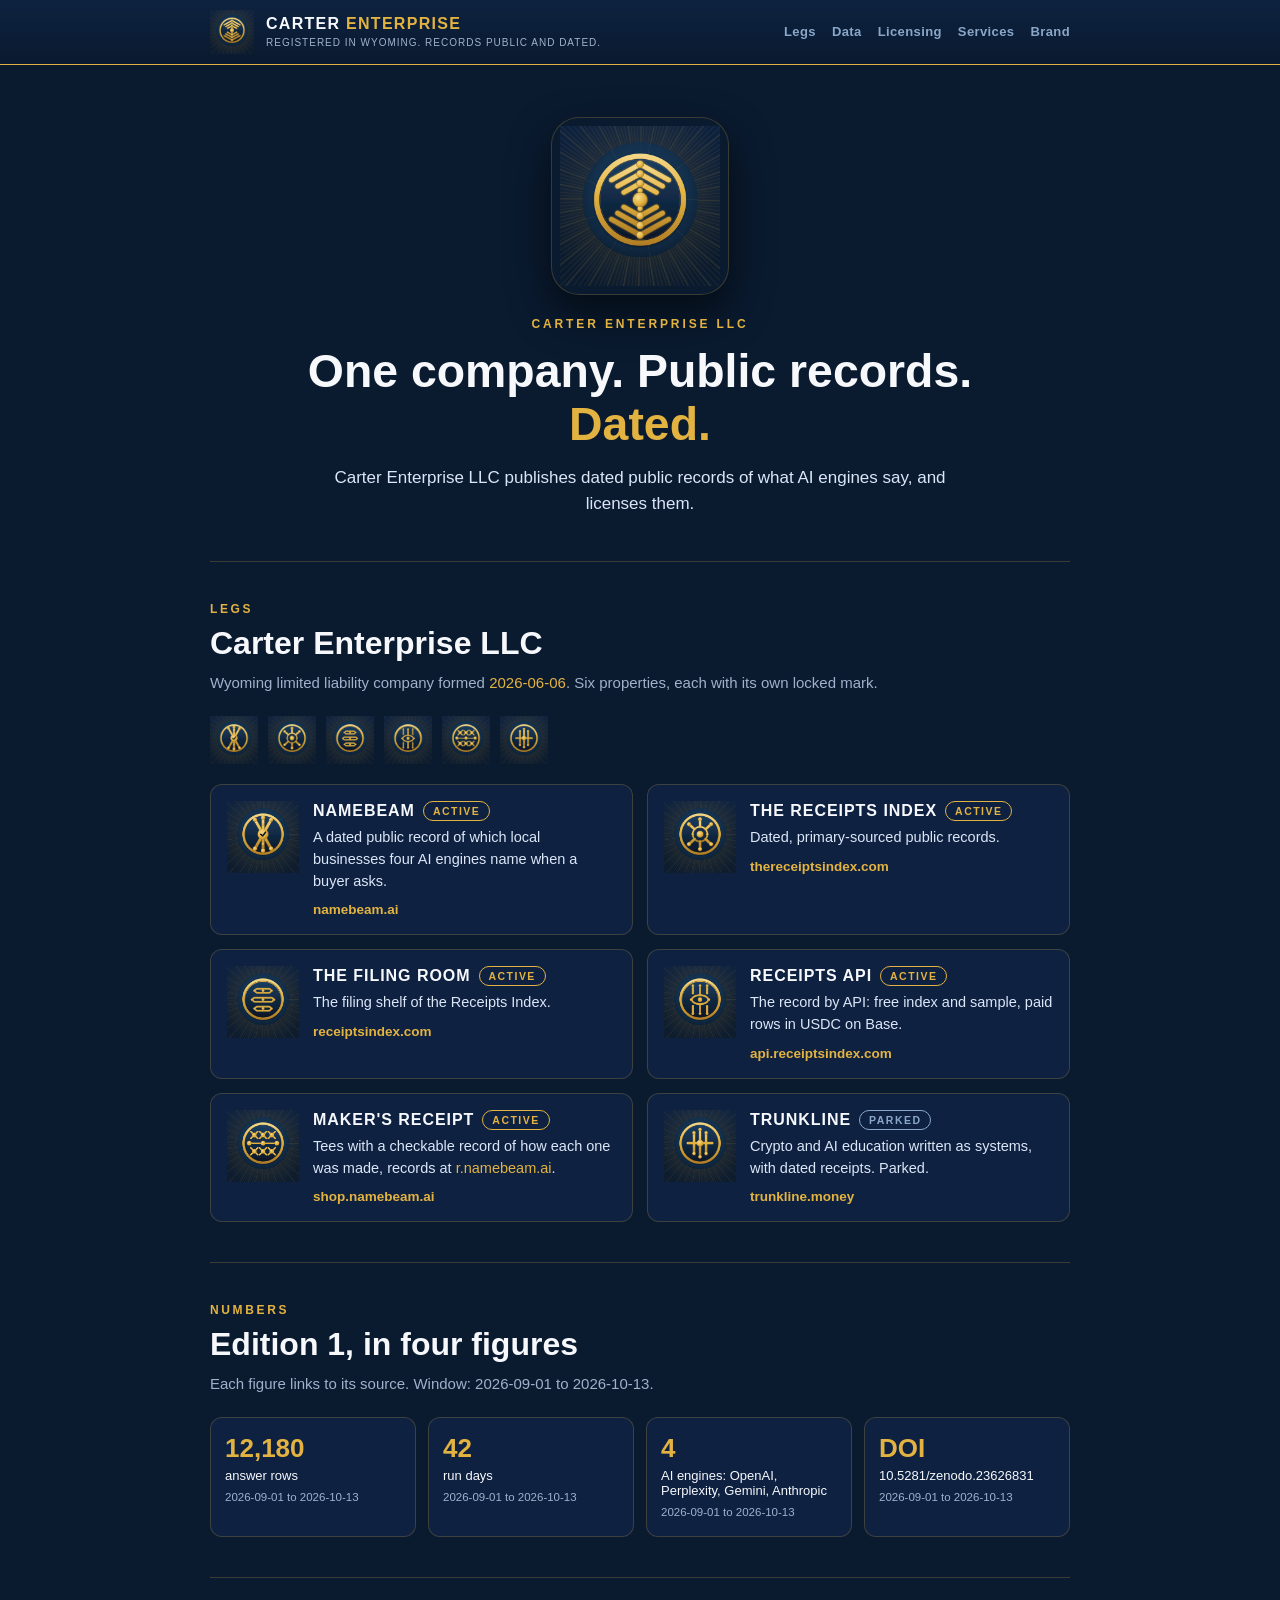
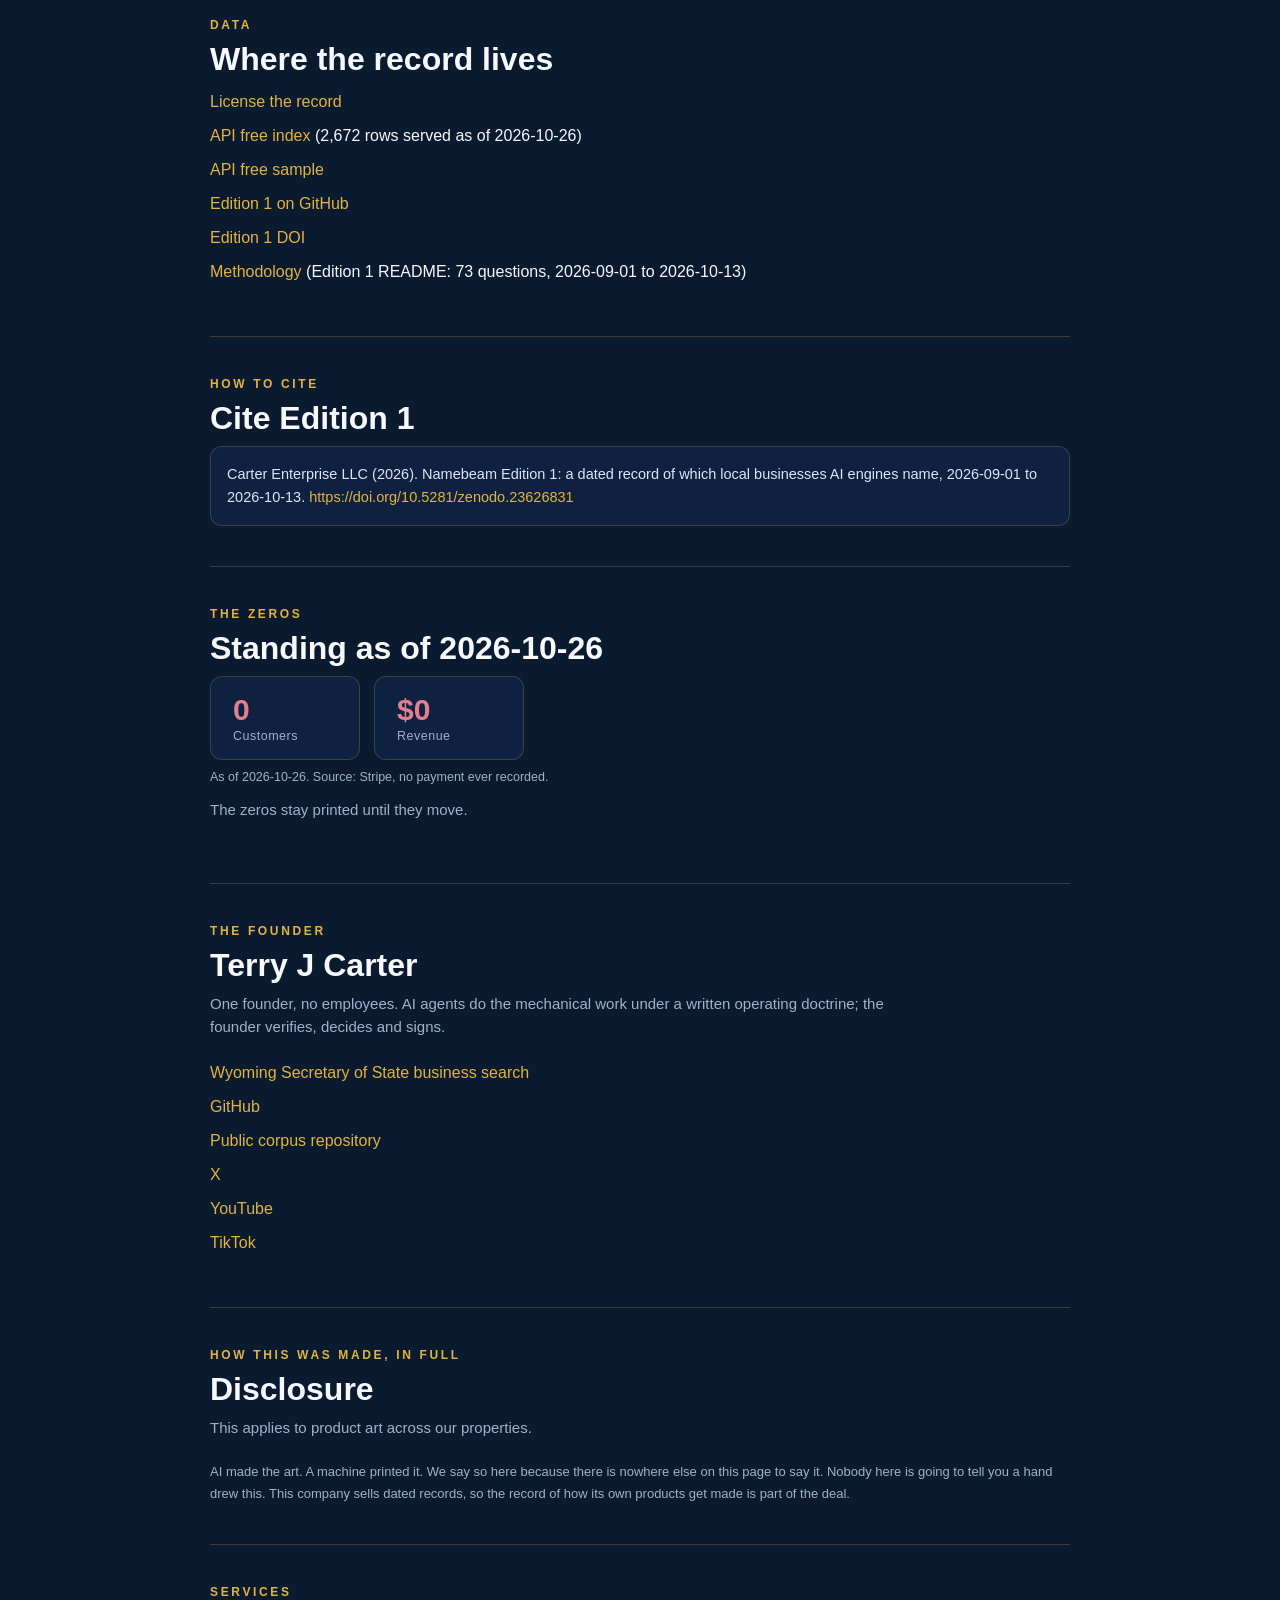
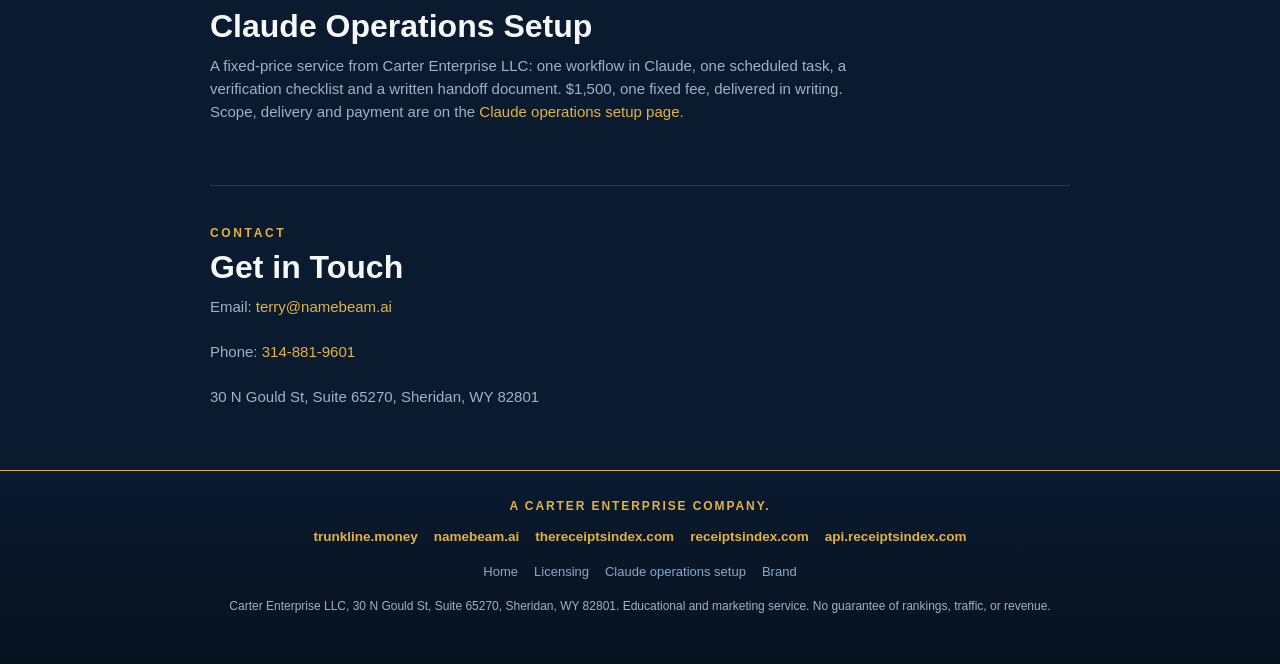
<file: index.html>
<!DOCTYPE html>
<html lang="en">
<head>
<script>if(location.protocol==="http:"&&/(^|\.)carterenterprise\.llc$/.test(location.hostname)){location.replace("https://"+location.host+location.pathname+location.search+location.hash);}</script>
<meta charset="utf-8">
<meta name="viewport" content="width=device-width,initial-scale=1">
<meta name="description" content="Carter Enterprise LLC. One founder. Public records. Dated.">
<link rel="canonical" href="https://carterenterprise.llc/">
<link rel="icon" type="image/png" href="/assets/brand/256/avatar_carterenterprise_sunburst.png">
<title>Carter Enterprise LLC</title>
<link rel="stylesheet" href="/assets/site.css">
<script type="application/ld+json">
{
"@context":"https://schema.org",
"@type":"Organization",
"name":"Carter Enterprise LLC",
"url":"https://carterenterprise.llc",
"founder":{"@type":"Person","name":"Terry J Carter"},
"address":{"@type":"PostalAddress","streetAddress":"30 N Gould St, Suite 65270","addressLocality":"Sheridan","addressRegion":"WY","postalCode":"82801","addressCountry":"US"},
"email":"terry@namebeam.ai",
"telephone":"314-881-9601",
"sameAs":["https://github.com/mrcrtr1979-droid","https://x.com/namebeamai","https://www.youtube.com/@NamebeamAI","https://www.tiktok.com/@namebeam_ai"],
"brand":[{"@type":"Brand","name":"Namebeam","url":"https://namebeam.ai"},{"@type":"Brand","name":"Trunkline","url":"https://trunkline.money"},{"@type":"Brand","name":"Maker's Receipt","url":"https://shop.namebeam.ai"},{"@type":"Brand","name":"The Receipts Index","url":"https://thereceiptsindex.com"}]
}
</script>
</head>
<body>
<header class="bar"><div class="bar-in"><a class="brand" href="/"><img src="/assets/brand/256/avatar_carterenterprise_sunburst.png" width="44" height="44" alt="Carter Enterprise mark"><span class="bt"><span class="wm">Carter <span class="b">Enterprise</span></span><span class="kick">Registered in Wyoming. Records public and dated.</span></span></a><nav aria-label="Main"><a href="/#legs">Legs</a><a href="/#data">Data</a><a href="/licensing/">Licensing</a><a href="/claude-operations-setup/">Services</a><a href="/brand/">Brand</a></nav></div></header>
<div class="ce-hero"><div class="ce-rays"></div><div class="hero-in"><div class="tile"><img src="/assets/brand/512/avatar_carterenterprise_sunburst.png" width="160" height="160" alt="Carter Enterprise mark"></div>
<div class="eyebrow">CARTER ENTERPRISE LLC</div><h1>One company. Public records. <span class="g">Dated.</span></h1><p class="lede">Carter Enterprise LLC publishes dated public records of what AI engines say, and licenses them.</p></div></div>
<div class="wrap">
<section id="legs"><div class="sec-eyebrow">LEGS</div><h2>Carter Enterprise LLC</h2><p class="sub">Wyoming limited liability company formed <a href="https://wyobiz.wyo.gov/Business/FilingSearch.aspx"><span class="dt">2026-06-06</span></a>. Six properties, each with its own locked mark.</p>
<div class="avrow"><a href="https://namebeam.ai" aria-label="Namebeam"><img src="/assets/brand/256/avatar_namebeam_sunburst.png" width="48" height="48" alt="Namebeam mark"></a><a href="https://thereceiptsindex.com" aria-label="The Receipts Index"><img src="/assets/brand/256/avatar_receiptsindex_sunburst.png" width="48" height="48" alt="The Receipts Index mark"></a><a href="https://receiptsindex.com" aria-label="The Filing Room"><img src="/assets/brand/256/avatar_filingroom_sunburst.png" width="48" height="48" alt="The Filing Room mark"></a><a href="https://api.receiptsindex.com" aria-label="Receipts API"><img src="/assets/brand/256/avatar_receiptsapi_sunburst.png" width="48" height="48" alt="Receipts API mark"></a><a href="https://shop.namebeam.ai" aria-label="Maker's Receipt"><img src="/assets/brand/256/avatar_makers_receipt_sunburst.png" width="48" height="48" alt="Maker's Receipt mark"></a><a href="https://trunkline.money" aria-label="Trunkline"><img src="/assets/brand/256/avatar_trunkline_sunburst.png" width="48" height="48" alt="Trunkline mark"></a></div>
<div class="legs-grid">
<div class="leg"><img src="/assets/brand/256/avatar_namebeam_sunburst.png" width="72" height="72" alt="Namebeam mark"><div class="lb"><h3>Namebeam <span class="pill">ACTIVE</span></h3><p>A dated public record of which local businesses four AI engines name when a buyer asks.</p><a class="go" href="https://namebeam.ai">namebeam.ai</a></div></div>
<div class="leg"><img src="/assets/brand/256/avatar_receiptsindex_sunburst.png" width="72" height="72" alt="The Receipts Index mark"><div class="lb"><h3>The Receipts Index <span class="pill">ACTIVE</span></h3><p>Dated, primary-sourced public records.</p><a class="go" href="https://thereceiptsindex.com">thereceiptsindex.com</a></div></div>
<div class="leg"><img src="/assets/brand/256/avatar_filingroom_sunburst.png" width="72" height="72" alt="The Filing Room mark"><div class="lb"><h3>The Filing Room <span class="pill">ACTIVE</span></h3><p>The filing shelf of the Receipts Index.</p><a class="go" href="https://receiptsindex.com">receiptsindex.com</a></div></div>
<div class="leg"><img src="/assets/brand/256/avatar_receiptsapi_sunburst.png" width="72" height="72" alt="Receipts API mark"><div class="lb"><h3>Receipts API <span class="pill">ACTIVE</span></h3><p>The record by API: free index and sample, paid rows in USDC on Base.</p><a class="go" href="https://api.receiptsindex.com">api.receiptsindex.com</a></div></div>
<div class="leg"><img src="/assets/brand/256/avatar_makers_receipt_sunburst.png" width="72" height="72" alt="Maker's Receipt mark"><div class="lb"><h3>Maker's Receipt <span class="pill">ACTIVE</span></h3><p>Tees with a checkable record of how each one was made, records at <a href="https://r.namebeam.ai">r.namebeam.ai</a>.</p><a class="go" href="https://shop.namebeam.ai">shop.namebeam.ai</a></div></div>
<div class="leg"><img src="/assets/brand/256/avatar_trunkline_sunburst.png" width="72" height="72" alt="Trunkline mark"><div class="lb"><h3>Trunkline <span class="pill parked">PARKED</span></h3><p>Crypto and AI education written as systems, with dated receipts. Parked.</p><a class="go" href="https://trunkline.money">trunkline.money</a></div></div>
</div></section>

<section id="numbers"><div class="sec-eyebrow">NUMBERS</div><h2>Edition 1, in four figures</h2><p class="sub">Each figure links to its source. Window: <span class="dt">2026-09-01</span> to <span class="dt">2026-10-13</span>.</p>
<div class="nums">
<a class="num" href="https://github.com/mrcrtr1979-droid/namebeam-visibility-index/blob/main/releases/edition-1/README.md"><span class="n">12,180</span><span class="l">answer rows</span><span class="d"><span class="dt">2026-09-01</span> to <span class="dt">2026-10-13</span></span></a>
<a class="num" href="https://github.com/mrcrtr1979-droid/namebeam-visibility-index/blob/main/releases/edition-1/README.md"><span class="n">42</span><span class="l">run days</span><span class="d"><span class="dt">2026-09-01</span> to <span class="dt">2026-10-13</span></span></a>
<a class="num" href="https://github.com/mrcrtr1979-droid/namebeam-visibility-index/blob/main/releases/edition-1/README.md"><span class="n">4</span><span class="l">AI engines: OpenAI, Perplexity, Gemini, Anthropic</span><span class="d"><span class="dt">2026-09-01</span> to <span class="dt">2026-10-13</span></span></a>
<a class="num" href="https://doi.org/10.5281/zenodo.23626831"><span class="n">DOI</span><span class="l">10.5281/<wbr>zenodo.23626831</span><span class="d"><span class="dt">2026-09-01</span> to <span class="dt">2026-10-13</span></span></a>
</div></section>

<section id="data"><div class="sec-eyebrow">DATA</div><h2>Where the record lives</h2>
<ul class="link-list">
<li><a href="/licensing/">License the record</a></li>
<li><a href="https://api.receiptsindex.com/v1/index">API free index</a> (2,672 rows served as of <span class="dt">2026-10-26</span>)</li>
<li><a href="https://api.receiptsindex.com/v1/sample">API free sample</a></li>
<li><a href="https://github.com/mrcrtr1979-droid/namebeam-visibility-index/tree/main/releases/edition-1">Edition 1 on GitHub</a></li>
<li><a href="https://doi.org/10.5281/zenodo.23626831">Edition 1 DOI</a></li>
<li><a href="https://github.com/mrcrtr1979-droid/namebeam-visibility-index/blob/main/releases/edition-1/README.md">Methodology</a> (Edition 1 README: 73 questions, <span class="dt">2026-09-01</span> to <span class="dt">2026-10-13</span>)</li>
</ul></section>

<section id="cite"><div class="sec-eyebrow">HOW TO CITE</div><h2>Cite Edition 1</h2>
<div class="cite">Carter Enterprise LLC (2026). Namebeam Edition 1: a dated record of which local businesses AI engines name, <span class="dt">2026-09-01</span> to <span class="dt">2026-10-13</span>. <a href="https://doi.org/10.5281/zenodo.23626831">https://doi.org/10.5281/zenodo.23626831</a></div></section>

<section id="zeros"><div class="sec-eyebrow">THE ZEROS</div><h2>Standing as of <span class="dt">2026-10-26</span></h2><div class="standing"><div class="stat"><div class="n">0</div><div class="l">Customers</div></div><div class="stat"><div class="n">$0</div><div class="l">Revenue</div></div></div><p class="stamp">As of <span class="dt">2026-10-26</span>. Source: Stripe, no payment ever recorded.</p><p class="sub" style="margin-top:14px">The zeros stay printed until they move.</p></section>

<section><div class="sec-eyebrow">THE FOUNDER</div><h2>Terry J Carter</h2><p class="sub">One founder, no employees. AI agents do the mechanical work under a written operating doctrine; the founder verifies, decides and signs.</p><ul class="link-list"><li><a href="https://wyobiz.wyo.gov/Business/FilingSearch.aspx">Wyoming Secretary of State business search</a></li><li><a href="https://github.com/mrcrtr1979-droid">GitHub</a></li><li><a href="https://github.com/mrcrtr1979-droid/namebeam-visibility-index">Public corpus repository</a></li><li><a href="https://x.com/namebeamai">X</a></li><li><a href="https://www.youtube.com/@NamebeamAI">YouTube</a></li><li><a href="https://www.tiktok.com/@namebeam_ai">TikTok</a></li></ul></section>

<section><div class="sec-eyebrow">HOW THIS WAS MADE, IN FULL</div><h2>Disclosure</h2><p class="sub">This applies to product art across our properties.</p><div class="method">AI made the art. A machine printed it. We say so here because there is nowhere else on this page to say it. Nobody here is going to tell you a hand drew this. This company sells dated records, so the record of how its own products get made is part of the deal.</div></section>

<section><div class="sec-eyebrow">SERVICES</div><h2>Claude Operations Setup</h2><p class="sub">A fixed-price service from Carter Enterprise LLC: one workflow in Claude, one scheduled task, a verification checklist and a written handoff document. $1,500, one fixed fee, delivered in writing. Scope, delivery and payment are on the <a href="/claude-operations-setup/">Claude operations setup page</a>.</p></section>

<section><div class="sec-eyebrow">CONTACT</div><h2>Get in Touch</h2><p class="sub">Email: <a href="mailto:terry@namebeam.ai">terry@namebeam.ai</a></p><p class="sub">Phone: <a href="tel:314-881-9601">314-881-9601</a></p><p class="sub">30 N Gould St, Suite 65270, Sheridan, WY 82801</p></section>
</div>

<footer><div class="wrap"><div class="fk">A Carter Enterprise Company.</div>
 <div class="legs"><a href="https://trunkline.money">trunkline.money</a><a href="https://namebeam.ai">namebeam.ai</a><a href="https://thereceiptsindex.com">thereceiptsindex.com</a><a href="https://receiptsindex.com">receiptsindex.com</a><a href="https://api.receiptsindex.com">api.receiptsindex.com</a></div>
 <div class="fnav"><a href="/">Home</a><a href="/licensing/">Licensing</a><a href="/claude-operations-setup/">Claude operations setup</a><a href="/brand/">Brand</a></div>
 <div class="legal">Carter Enterprise LLC, 30 N Gould St, Suite 65270, Sheridan, WY 82801. Educational and marketing service. No guarantee of rankings, traffic, or revenue.</div></div></footer>
</body>
</html>
</file>
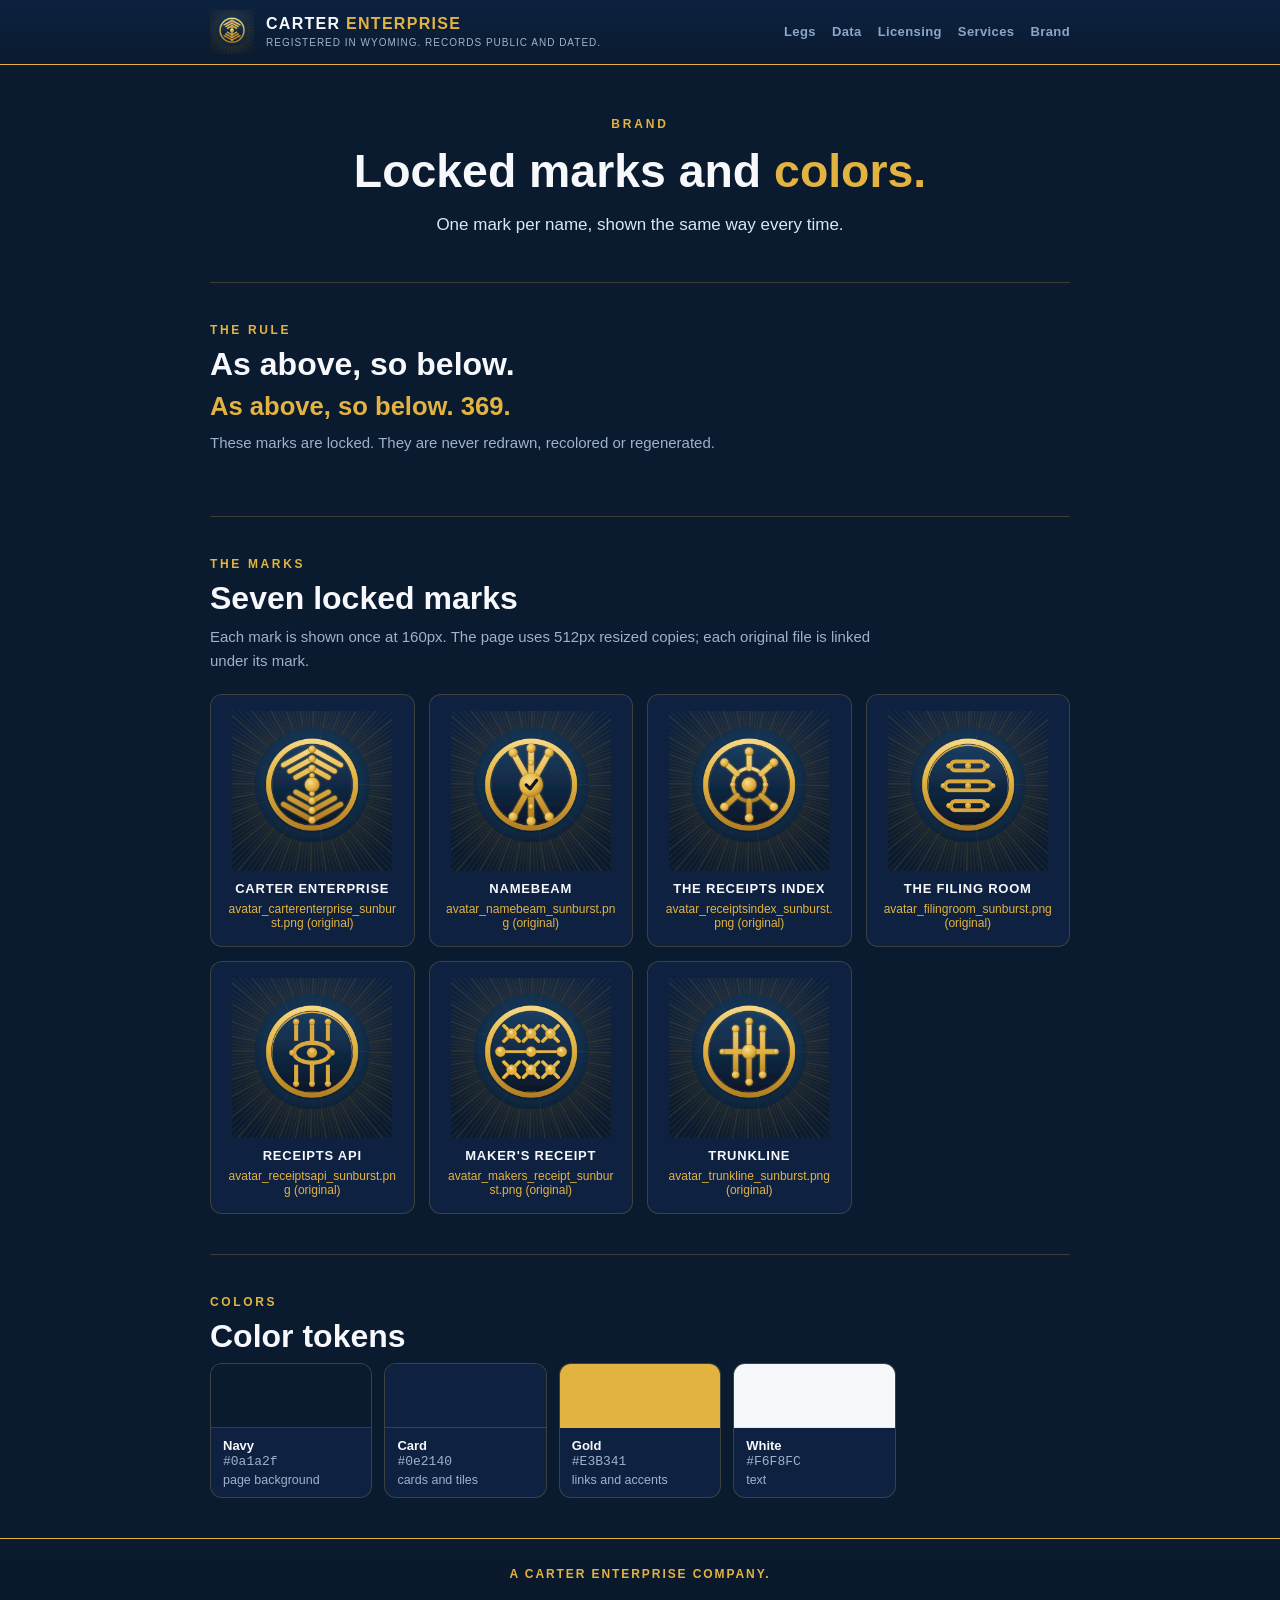
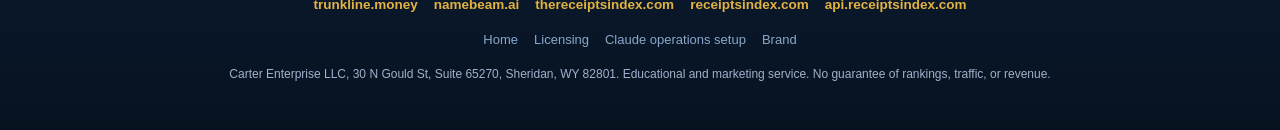
<file: brand/index.html>
<!DOCTYPE html>
<html lang="en">
<head>
<script>if(location.protocol==="http:"&&/(^|\.)carterenterprise\.llc$/.test(location.hostname)){location.replace("https://"+location.host+location.pathname+location.search+location.hash);}</script>
<meta charset="utf-8">
<meta name="viewport" content="width=device-width,initial-scale=1">
<meta name="description" content="The locked marks and colors of Carter Enterprise LLC and its legs.">
<link rel="canonical" href="https://carterenterprise.llc/brand/">
<link rel="icon" type="image/png" href="/assets/brand/256/avatar_carterenterprise_sunburst.png">
<title>Brand | Carter Enterprise LLC</title>
<link rel="stylesheet" href="/assets/site.css">
</head>
<body>
<header class="bar"><div class="bar-in"><a class="brand" href="/"><img src="/assets/brand/256/avatar_carterenterprise_sunburst.png" width="44" height="44" alt="Carter Enterprise mark"><span class="bt"><span class="wm">Carter <span class="b">Enterprise</span></span><span class="kick">Registered in Wyoming. Records public and dated.</span></span></a><nav aria-label="Main"><a href="/#legs">Legs</a><a href="/#data">Data</a><a href="/licensing/">Licensing</a><a href="/claude-operations-setup/">Services</a><a href="/brand/">Brand</a></nav></div></header>
<div class="ce-hero"><div class="ce-rays"></div><div class="hero-in"><div class="eyebrow">BRAND</div><h1>Locked marks and <span class="g">colors.</span></h1><p class="lede">One mark per name, shown the same way every time.</p></div></div>
<div class="wrap">
<section><div class="sec-eyebrow">THE RULE</div><h2>As above, so below.</h2><p class="rule">As above, so below. 369.</p><p class="sub">These marks are locked. They are never redrawn, recolored or regenerated.</p></section>

<section><div class="sec-eyebrow">THE MARKS</div><h2>Seven locked marks</h2><p class="sub">Each mark is shown once at 160px. The page uses 512px resized copies; each original file is linked under its mark.</p>
<div class="marks">
<div class="mark"><img src="/assets/brand/512/avatar_carterenterprise_sunburst.png" alt="Carter Enterprise mark"><div class="mn">Carter Enterprise</div><a href="/assets/brand/avatar_carterenterprise_sunburst.png">avatar_carterenterprise_sunburst.png (original)</a></div>
<div class="mark"><img src="/assets/brand/512/avatar_namebeam_sunburst.png" alt="Namebeam mark"><div class="mn">Namebeam</div><a href="/assets/brand/avatar_namebeam_sunburst.png">avatar_namebeam_sunburst.png (original)</a></div>
<div class="mark"><img src="/assets/brand/512/avatar_receiptsindex_sunburst.png" alt="The Receipts Index mark"><div class="mn">The Receipts Index</div><a href="/assets/brand/avatar_receiptsindex_sunburst.png">avatar_receiptsindex_sunburst.png (original)</a></div>
<div class="mark"><img src="/assets/brand/512/avatar_filingroom_sunburst.png" alt="The Filing Room mark"><div class="mn">The Filing Room</div><a href="/assets/brand/avatar_filingroom_sunburst.png">avatar_filingroom_sunburst.png (original)</a></div>
<div class="mark"><img src="/assets/brand/512/avatar_receiptsapi_sunburst.png" alt="Receipts API mark"><div class="mn">Receipts API</div><a href="/assets/brand/avatar_receiptsapi_sunburst.png">avatar_receiptsapi_sunburst.png (original)</a></div>
<div class="mark"><img src="/assets/brand/512/avatar_makers_receipt_sunburst.png" alt="Maker's Receipt mark"><div class="mn">Maker's Receipt</div><a href="/assets/brand/avatar_makers_receipt_sunburst.png">avatar_makers_receipt_sunburst.png (original)</a></div>
<div class="mark"><img src="/assets/brand/512/avatar_trunkline_sunburst.png" alt="Trunkline mark"><div class="mn">Trunkline</div><a href="/assets/brand/avatar_trunkline_sunburst.png">avatar_trunkline_sunburst.png (original)</a></div>
</div></section>

<section><div class="sec-eyebrow">COLORS</div><h2>Color tokens</h2><div class="swatches">
<div class="sw"><div class="chip" style="background:#0a1a2f"></div><div class="sl"><b>Navy</b><span>#0a1a2f</span><div class="stamp" style="margin-top:4px">page background</div></div></div>
<div class="sw"><div class="chip" style="background:#0e2140"></div><div class="sl"><b>Card</b><span>#0e2140</span><div class="stamp" style="margin-top:4px">cards and tiles</div></div></div>
<div class="sw"><div class="chip" style="background:#E3B341"></div><div class="sl"><b>Gold</b><span>#E3B341</span><div class="stamp" style="margin-top:4px">links and accents</div></div></div>
<div class="sw"><div class="chip" style="background:#F6F8FC"></div><div class="sl"><b>White</b><span>#F6F8FC</span><div class="stamp" style="margin-top:4px">text</div></div></div>
</div></section>
</div>

<footer><div class="wrap"><div class="fk">A Carter Enterprise Company.</div>
 <div class="legs"><a href="https://trunkline.money">trunkline.money</a><a href="https://namebeam.ai">namebeam.ai</a><a href="https://thereceiptsindex.com">thereceiptsindex.com</a><a href="https://receiptsindex.com">receiptsindex.com</a><a href="https://api.receiptsindex.com">api.receiptsindex.com</a></div>
 <div class="fnav"><a href="/">Home</a><a href="/licensing/">Licensing</a><a href="/claude-operations-setup/">Claude operations setup</a><a href="/brand/">Brand</a></div>
 <div class="legal">Carter Enterprise LLC, 30 N Gould St, Suite 65270, Sheridan, WY 82801. Educational and marketing service. No guarantee of rankings, traffic, or revenue.</div></div></footer>
</body>
</html>
</file>
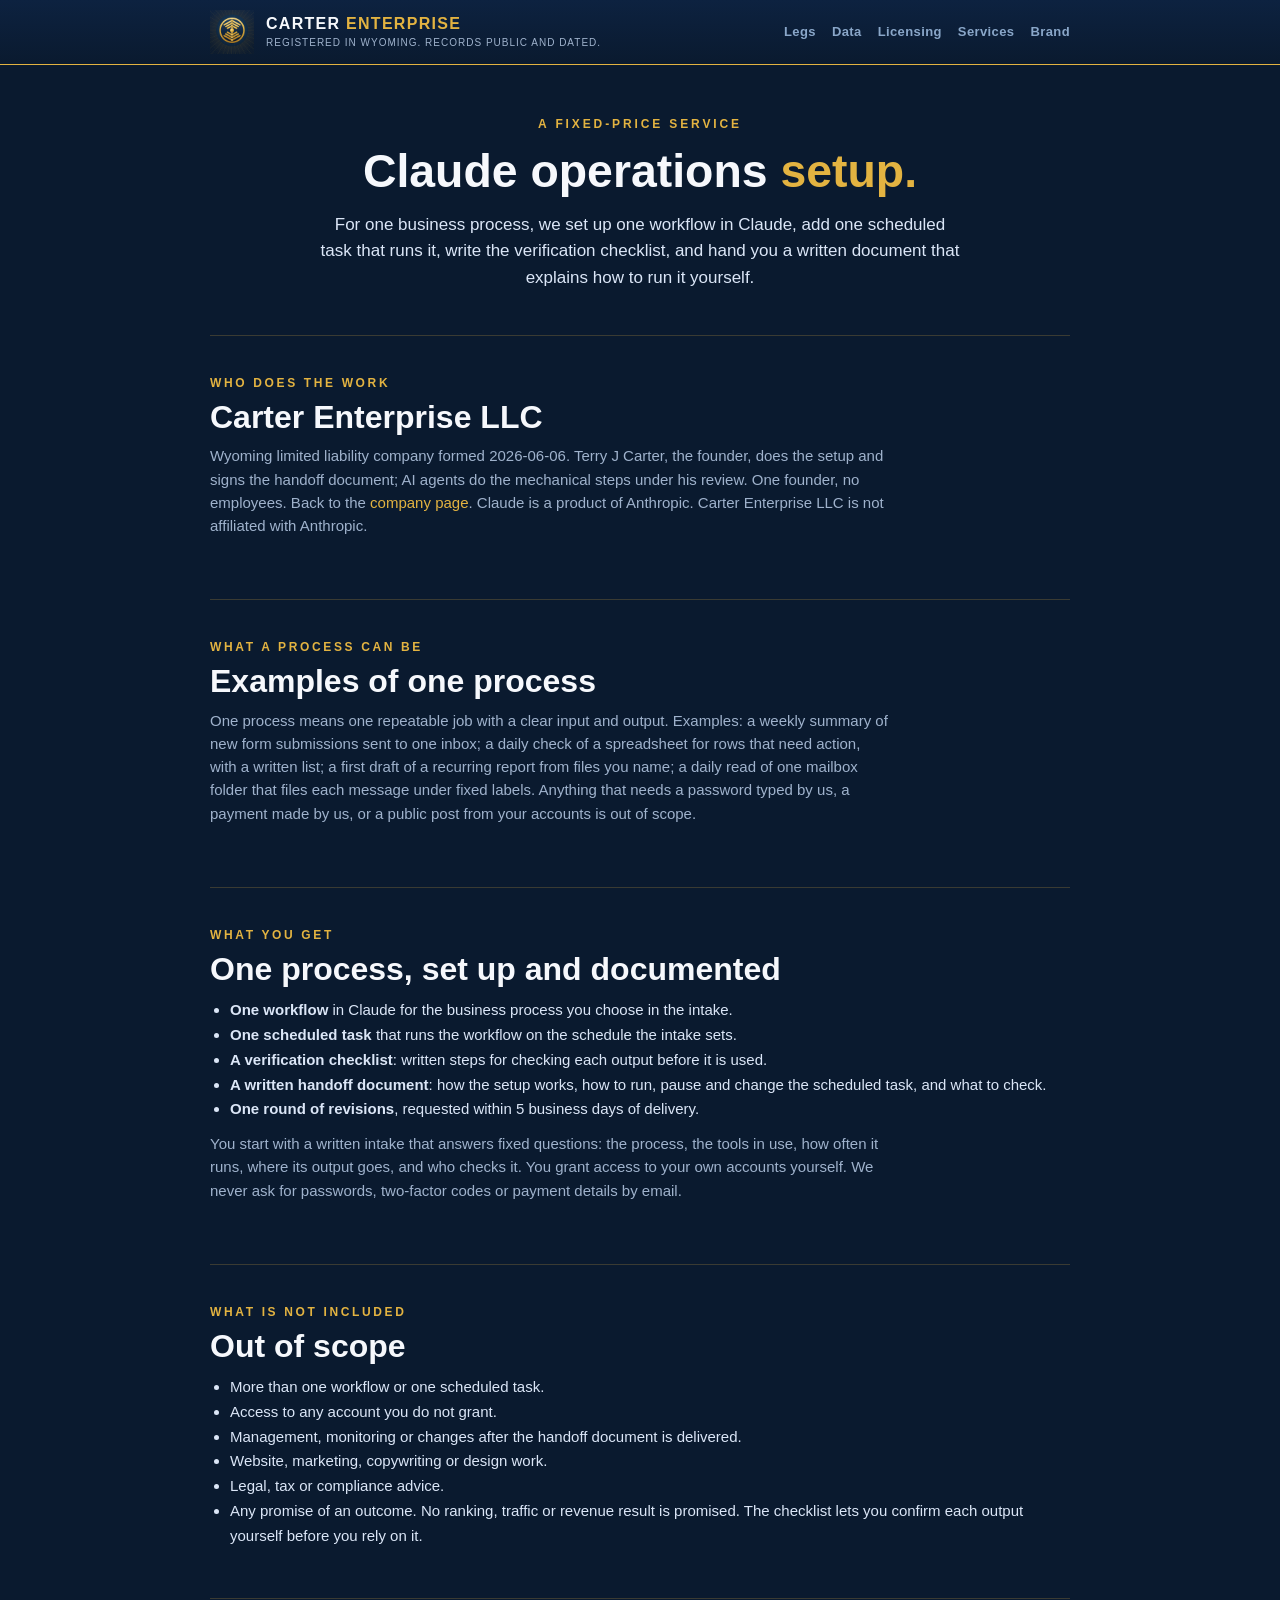
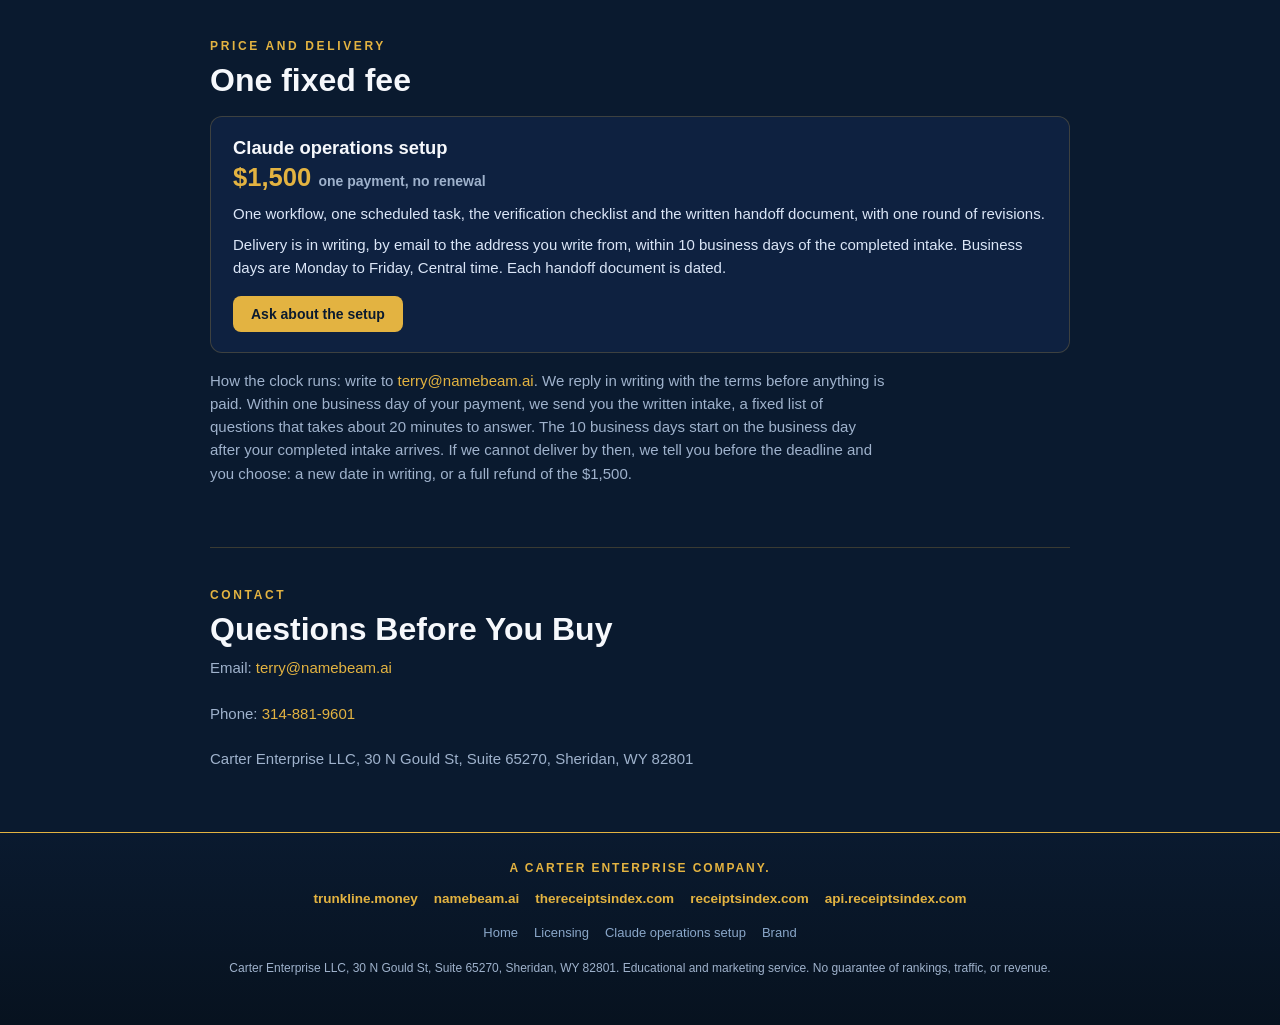
<file: claude-operations-setup/index.html>
<!DOCTYPE html>
<html lang="en">
<head>
<script>if(location.protocol==="http:"&&/(^|\.)carterenterprise\.llc$/.test(location.hostname)){location.replace("https://"+location.host+location.pathname+location.search+location.hash);}</script>
<meta charset="utf-8">
<meta name="viewport" content="width=device-width,initial-scale=1">
<meta name="description" content="Claude operations setup from Carter Enterprise LLC: one workflow in Claude, one scheduled task, a verification checklist and a written handoff document. $1,500, one fixed fee, delivered in writing.">
<link rel="canonical" href="https://carterenterprise.llc/claude-operations-setup/">
<link rel="icon" type="image/png" href="/assets/brand/256/avatar_carterenterprise_sunburst.png">
<title>Claude Operations Setup | Carter Enterprise LLC</title>
<link rel="stylesheet" href="/assets/site.css">
</head>
<body>
<header class="bar"><div class="bar-in"><a class="brand" href="/"><img src="/assets/brand/256/avatar_carterenterprise_sunburst.png" width="44" height="44" alt="Carter Enterprise mark"><span class="bt"><span class="wm">Carter <span class="b">Enterprise</span></span><span class="kick">Registered in Wyoming. Records public and dated.</span></span></a><nav aria-label="Main"><a href="/#legs">Legs</a><a href="/#data">Data</a><a href="/licensing/">Licensing</a><a href="/claude-operations-setup/">Services</a><a href="/brand/">Brand</a></nav></div></header>
<div class="ce-hero"><div class="ce-rays"></div><div class="hero-in"><div class="eyebrow">A FIXED-PRICE SERVICE</div><h1>Claude operations <span class="g">setup.</span></h1><p class="lede">For one business process, we set up one workflow in Claude, add one scheduled task that runs it, write the verification checklist, and hand you a written document that explains how to run it yourself.</p></div></div>
<div class="wrap">
<section><div class="sec-eyebrow">WHO DOES THE WORK</div><h2>Carter Enterprise LLC</h2><p class="sub">Wyoming limited liability company formed <span class="dt">2026-06-06</span>. Terry J Carter, the founder, does the setup and signs the handoff document; AI agents do the mechanical steps under his review. One founder, no employees. Back to the <a href="/">company page</a>. Claude is a product of Anthropic. Carter Enterprise LLC is not affiliated with Anthropic.</p></section>

<section><div class="sec-eyebrow">WHAT A PROCESS CAN BE</div><h2>Examples of one process</h2><p class="sub">One process means one repeatable job with a clear input and output. Examples: a weekly summary of new form submissions sent to one inbox; a daily check of a spreadsheet for rows that need action, with a written list; a first draft of a recurring report from files you name; a daily read of one mailbox folder that files each message under fixed labels. Anything that needs a password typed by us, a payment made by us, or a public post from your accounts is out of scope.</p></section>

<section><div class="sec-eyebrow">WHAT YOU GET</div><h2>One process, set up and documented</h2><ul class="plain"><li><b>One workflow</b> in Claude for the business process you choose in the intake.</li><li><b>One scheduled task</b> that runs the workflow on the schedule the intake sets.</li><li><b>A verification checklist</b>: written steps for checking each output before it is used.</li><li><b>A written handoff document</b>: how the setup works, how to run, pause and change the scheduled task, and what to check.</li><li><b>One round of revisions</b>, requested within 5 business days of delivery.</li></ul><p class="sub">You start with a written intake that answers fixed questions: the process, the tools in use, how often it runs, where its output goes, and who checks it. You grant access to your own accounts yourself. We never ask for passwords, two-factor codes or payment details by email.</p></section>

<section><div class="sec-eyebrow">WHAT IS NOT INCLUDED</div><h2>Out of scope</h2><ul class="plain"><li>More than one workflow or one scheduled task.</li><li>Access to any account you do not grant.</li><li>Management, monitoring or changes after the handoff document is delivered.</li><li>Website, marketing, copywriting or design work.</li><li>Legal, tax or compliance advice.</li><li>Any promise of an outcome. No ranking, traffic or revenue result is promised. The checklist lets you confirm each output yourself before you rely on it.</li></ul></section>

<section><div class="sec-eyebrow">PRICE AND DELIVERY</div><h2>One fixed fee</h2>
<div class="opt"><h3>Claude operations setup</h3><div class="price">$1,500 <span style="font-size:14px;color:var(--muted);font-weight:600">one payment, no renewal</span></div><p>One workflow, one scheduled task, the verification checklist and the written handoff document, with one round of revisions.</p><p>Delivery is in writing, by email to the address you write from, within 10 business days of the completed intake. Business days are Monday to Friday, Central time. Each handoff document is dated.</p><a class="buy" href="mailto:terry@namebeam.ai?subject=Claude%20operations%20setup">Ask about the setup</a></div>
<p class="sub">How the clock runs: write to <a href="mailto:terry@namebeam.ai">terry@namebeam.ai</a>. We reply in writing with the terms before anything is paid. Within one business day of your payment, we send you the written intake, a fixed list of questions that takes about 20 minutes to answer. The 10 business days start on the business day after your completed intake arrives. If we cannot deliver by then, we tell you before the deadline and you choose: a new date in writing, or a full refund of the $1,500.</p></section>

<section><div class="sec-eyebrow">CONTACT</div><h2>Questions Before You Buy</h2><p class="sub">Email: <a href="mailto:terry@namebeam.ai">terry@namebeam.ai</a></p><p class="sub">Phone: <a href="tel:314-881-9601">314-881-9601</a></p><p class="sub">Carter Enterprise LLC, 30 N Gould St, Suite 65270, Sheridan, WY 82801</p></section>
</div>

<footer><div class="wrap"><div class="fk">A Carter Enterprise Company.</div>
 <div class="legs"><a href="https://trunkline.money">trunkline.money</a><a href="https://namebeam.ai">namebeam.ai</a><a href="https://thereceiptsindex.com">thereceiptsindex.com</a><a href="https://receiptsindex.com">receiptsindex.com</a><a href="https://api.receiptsindex.com">api.receiptsindex.com</a></div>
 <div class="fnav"><a href="/">Home</a><a href="/licensing/">Licensing</a><a href="/claude-operations-setup/">Claude operations setup</a><a href="/brand/">Brand</a></div>
 <div class="legal">Carter Enterprise LLC, 30 N Gould St, Suite 65270, Sheridan, WY 82801. Educational and marketing service. No guarantee of rankings, traffic, or revenue.</div></div></footer>
</body>
</html>
</file>
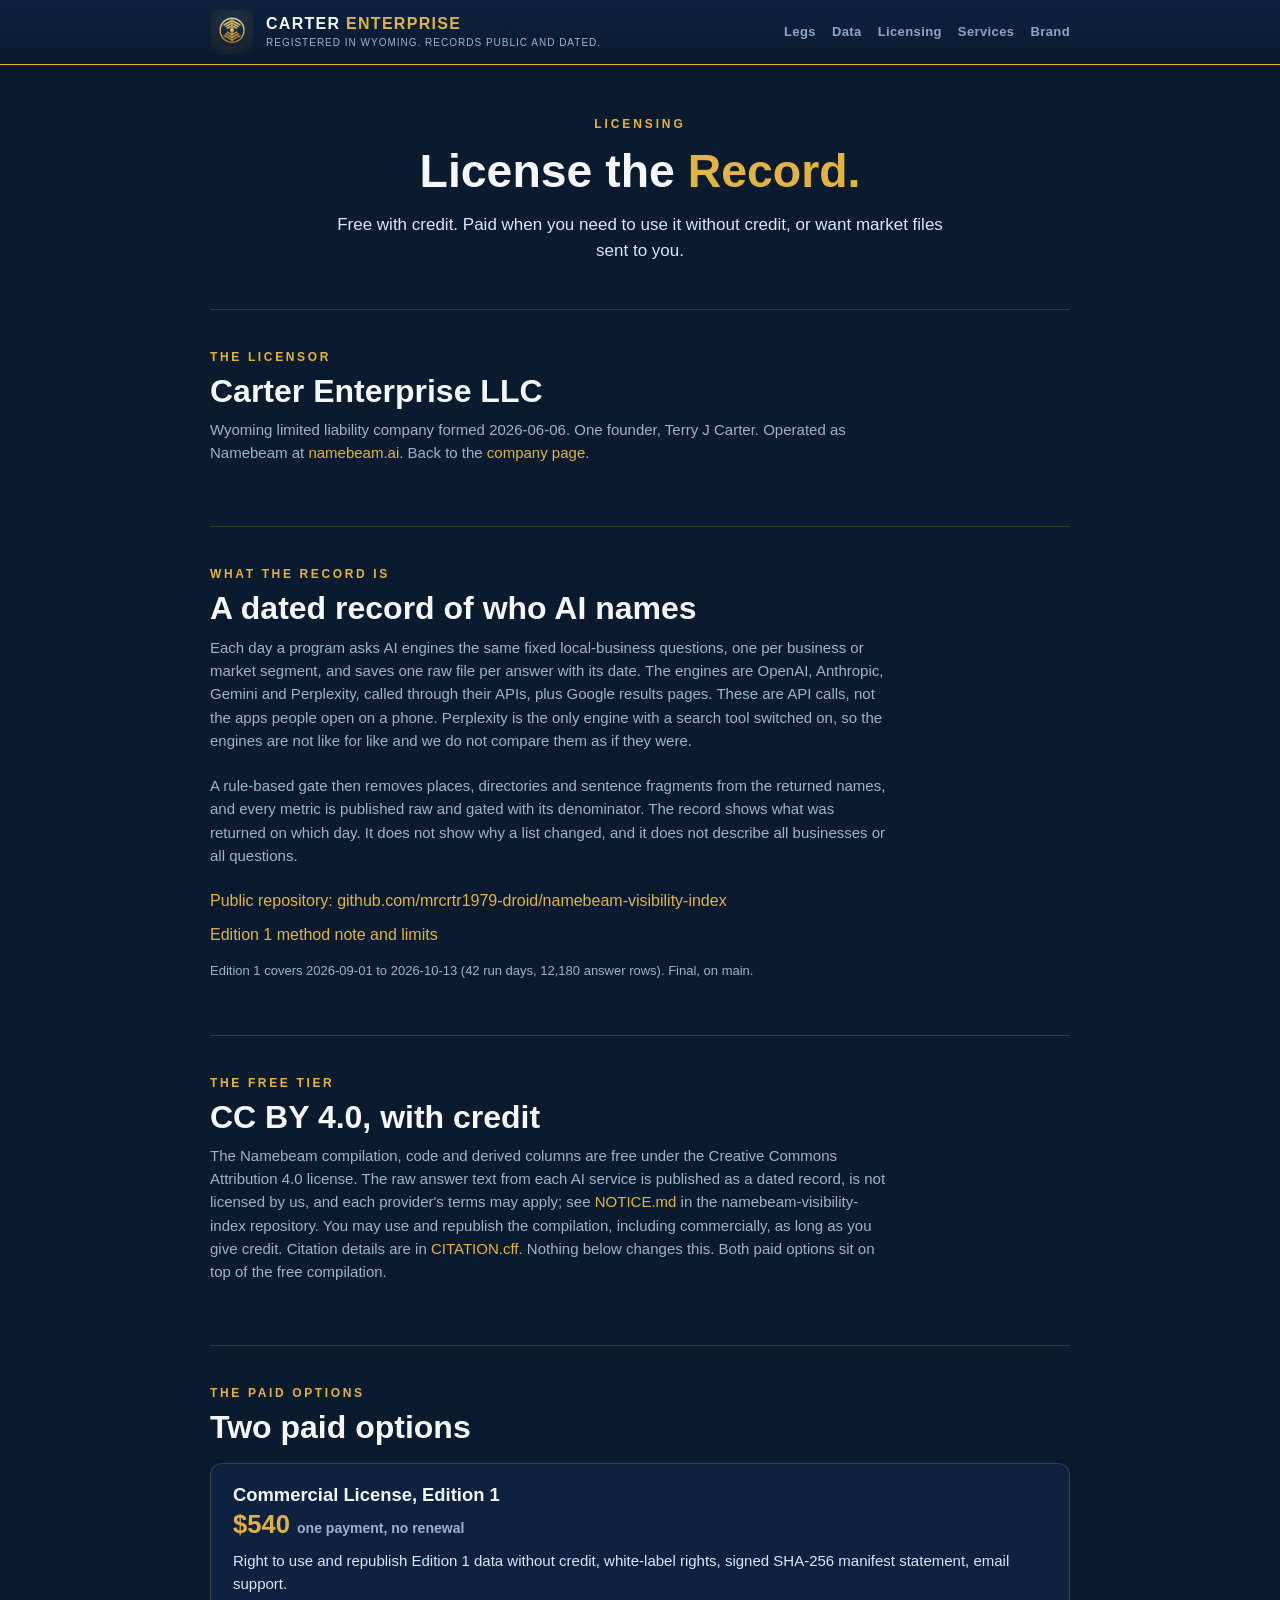
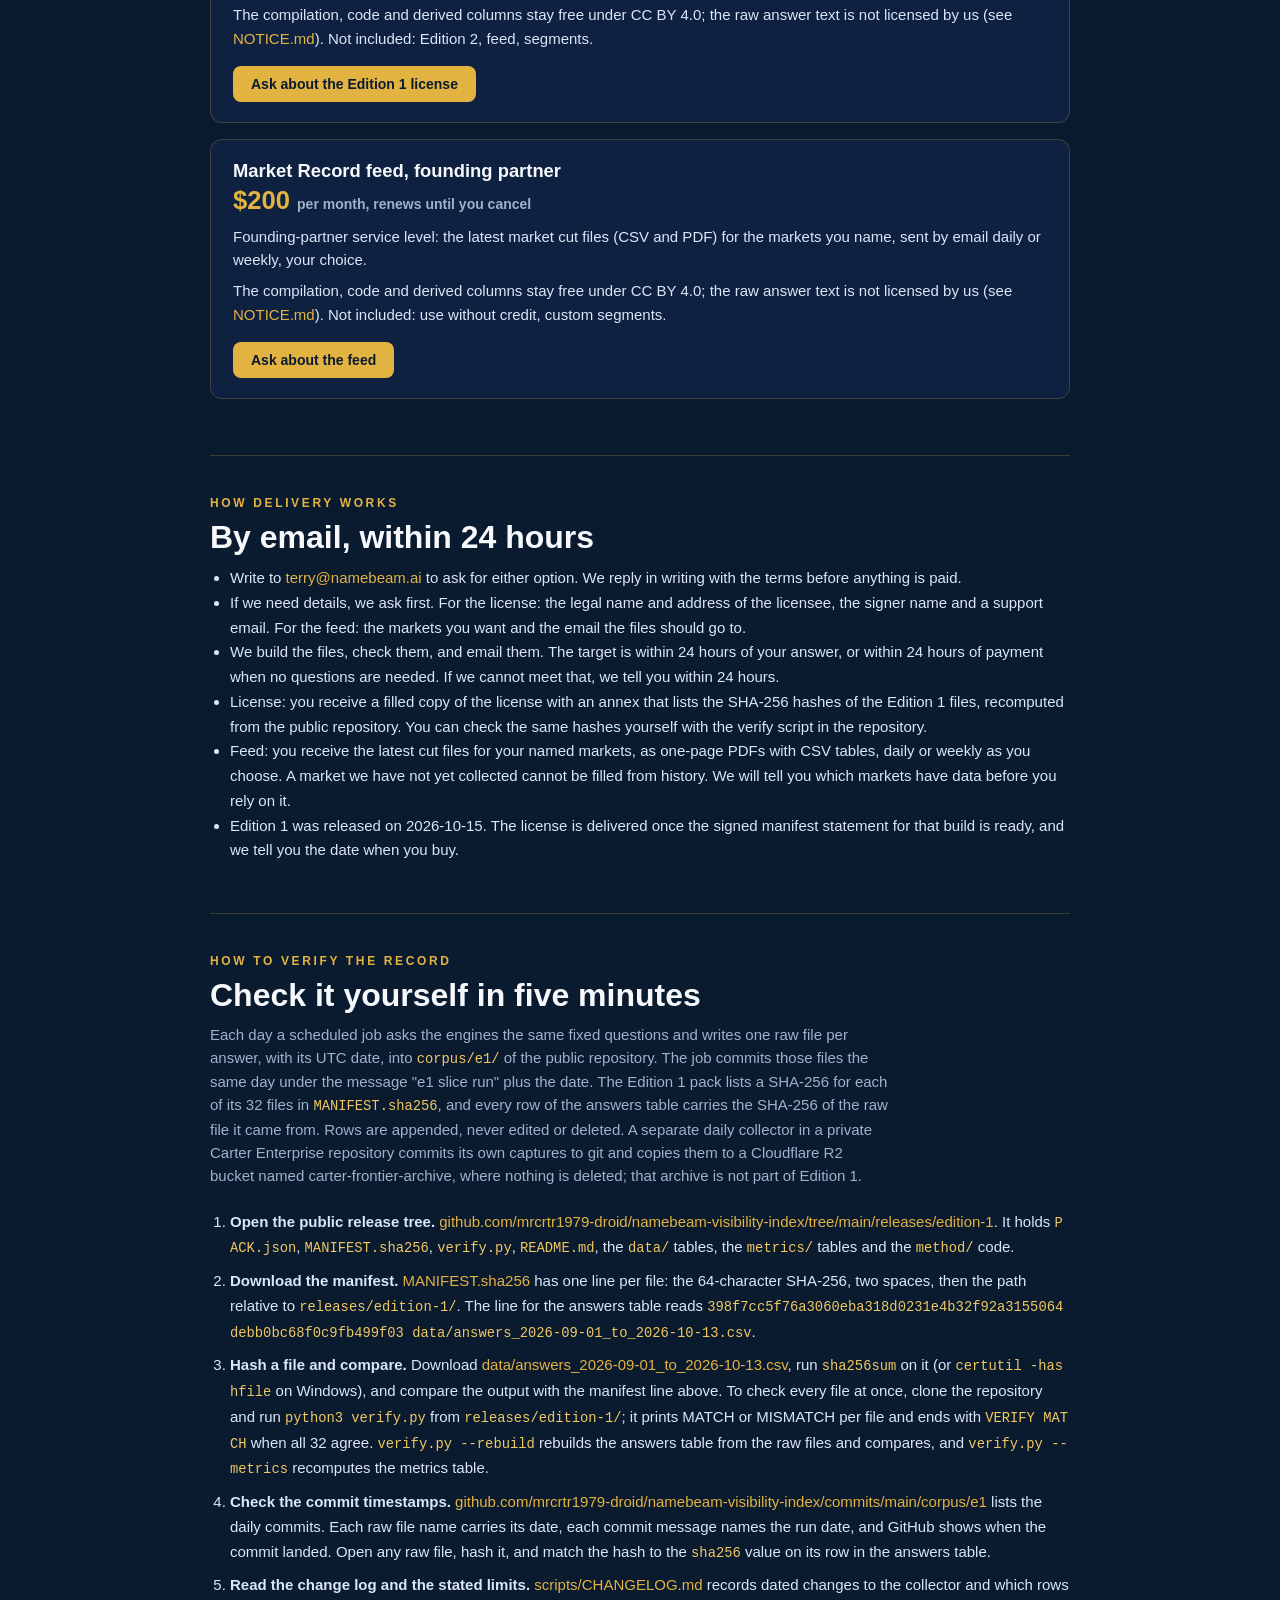
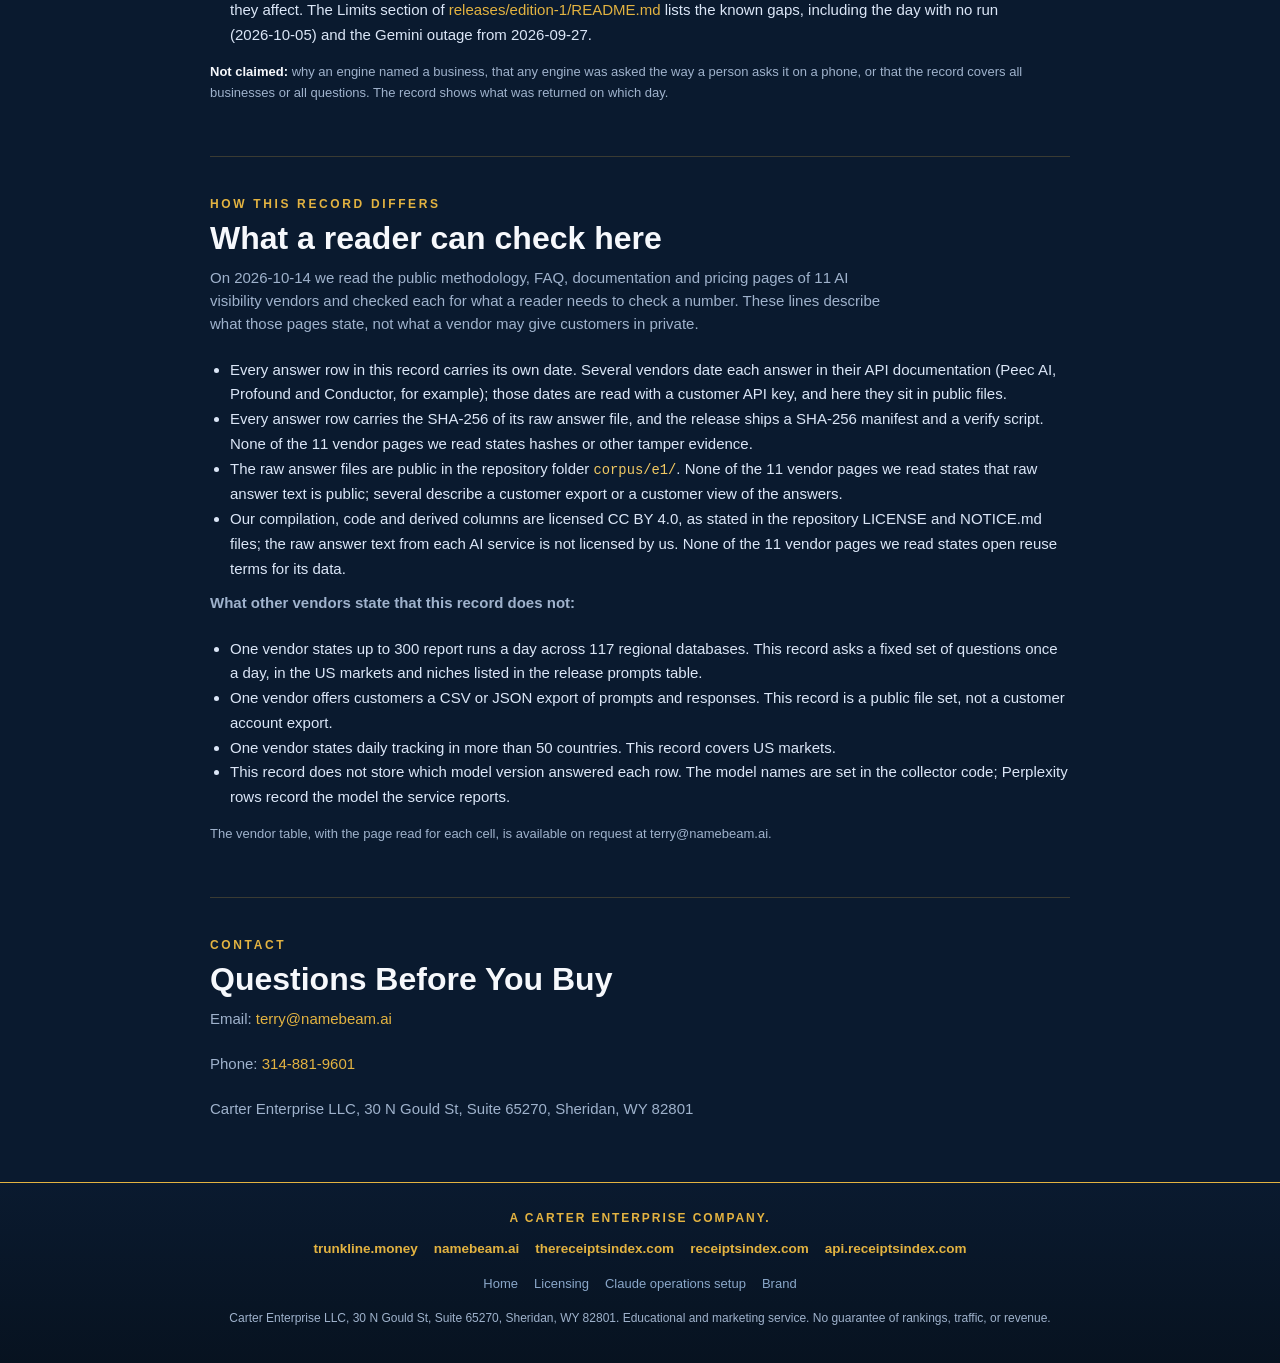
<file: licensing/index.html>
<!DOCTYPE html>
<html lang="en">
<head>
<script>if(location.protocol==="http:"&&/(^|\.)carterenterprise\.llc$/.test(location.hostname)){location.replace("https://"+location.host+location.pathname+location.search+location.hash);}</script>
<meta charset="utf-8">
<meta name="viewport" content="width=device-width,initial-scale=1">
<meta name="description" content="License the Namebeam AI Visibility Record. Free with credit: the Namebeam compilation is CC BY 4.0. Paid options for no-credit use and market files by email.">
<link rel="canonical" href="https://carterenterprise.llc/licensing/">
<link rel="icon" type="image/png" href="/assets/brand/256/avatar_carterenterprise_sunburst.png">
<title>Licensing | Carter Enterprise LLC</title>
<link rel="stylesheet" href="/assets/site.css">
</head>
<body>
<header class="bar"><div class="bar-in"><a class="brand" href="/"><img src="/assets/brand/256/avatar_carterenterprise_sunburst.png" width="44" height="44" alt="Carter Enterprise mark"><span class="bt"><span class="wm">Carter <span class="b">Enterprise</span></span><span class="kick">Registered in Wyoming. Records public and dated.</span></span></a><nav aria-label="Main"><a href="/#legs">Legs</a><a href="/#data">Data</a><a href="/licensing/">Licensing</a><a href="/claude-operations-setup/">Services</a><a href="/brand/">Brand</a></nav></div></header>
<div class="ce-hero"><div class="ce-rays"></div><div class="hero-in"><div class="eyebrow">LICENSING</div><h1>License the <span class="g">Record.</span></h1><p class="lede">Free with credit. Paid when you need to use it without credit, or want market files sent to you.</p></div></div>
<div class="wrap">
<section><div class="sec-eyebrow">THE LICENSOR</div><h2>Carter Enterprise LLC</h2><p class="sub">Wyoming limited liability company formed <span class="dt">2026-06-06</span>. One founder, Terry J Carter. Operated as Namebeam at <a href="https://namebeam.ai">namebeam.ai</a>. Back to the <a href="/">company page</a>.</p></section>

<section><div class="sec-eyebrow">WHAT THE RECORD IS</div><h2>A dated record of who AI names</h2><p class="sub">Each day a program asks AI engines the same fixed local-business questions, one per business or market segment, and saves one raw file per answer with its date. The engines are OpenAI, Anthropic, Gemini and Perplexity, called through their APIs, plus Google results pages. These are API calls, not the apps people open on a phone. Perplexity is the only engine with a search tool switched on, so the engines are not like for like and we do not compare them as if they were.</p><p class="sub">A rule-based gate then removes places, directories and sentence fragments from the returned names, and every metric is published raw and gated with its denominator. The record shows what was returned on which day. It does not show why a list changed, and it does not describe all businesses or all questions.</p><ul class="link-list"><li><a href="https://github.com/mrcrtr1979-droid/namebeam-visibility-index">Public repository: github.com/mrcrtr1979-droid/namebeam-visibility-index</a></li><li><a href="https://github.com/mrcrtr1979-droid/namebeam-visibility-index/blob/main/releases/edition-1/README.md">Edition 1 method note and limits</a></li></ul><p class="method">Edition 1 covers <span class="dt">2026-09-01</span> to <span class="dt">2026-10-13</span> (42 run days, 12,180 answer rows). Final, on main.</p></section>

<section><div class="sec-eyebrow">THE FREE TIER</div><h2>CC BY 4.0, with credit</h2><p class="sub">The Namebeam compilation, code and derived columns are free under the Creative Commons Attribution 4.0 license. The raw answer text from each AI service is published as a dated record, is not licensed by us, and each provider's terms may apply; see <a href="https://github.com/mrcrtr1979-droid/namebeam-visibility-index/blob/main/NOTICE.md">NOTICE.md</a> in the namebeam-visibility-index repository. You may use and republish the compilation, including commercially, as long as you give credit. Citation details are in <a href="https://github.com/mrcrtr1979-droid/namebeam-visibility-index/blob/main/CITATION.cff">CITATION.cff</a>. Nothing below changes this. Both paid options sit on top of the free compilation.</p></section>

<section><div class="sec-eyebrow">THE PAID OPTIONS</div><h2>Two paid options</h2>
<div class="opt"><h3>Commercial License, Edition 1</h3><div class="price">$540 <span style="font-size:14px;color:var(--muted);font-weight:600">one payment, no renewal</span></div><p>Right to use and republish Edition 1 data without credit, white-label rights, signed SHA-256 manifest statement, email support.</p><p>The compilation, code and derived columns stay free under CC BY 4.0; the raw answer text is not licensed by us (see <a href="https://github.com/mrcrtr1979-droid/namebeam-visibility-index/blob/main/NOTICE.md">NOTICE.md</a>). Not included: Edition 2, feed, segments.</p><a class="buy" href="mailto:terry@namebeam.ai?subject=Edition%201%20license">Ask about the Edition 1 license</a></div>
<div class="opt"><h3>Market Record feed, founding partner</h3><div class="price">$200 <span style="font-size:14px;color:var(--muted);font-weight:600">per month, renews until you cancel</span></div><p>Founding-partner service level: the latest market cut files (CSV and PDF) for the markets you name, sent by email daily or weekly, your choice.</p><p>The compilation, code and derived columns stay free under CC BY 4.0; the raw answer text is not licensed by us (see <a href="https://github.com/mrcrtr1979-droid/namebeam-visibility-index/blob/main/NOTICE.md">NOTICE.md</a>). Not included: use without credit, custom segments.</p><a class="buy" href="mailto:terry@namebeam.ai?subject=Market%20Record%20feed">Ask about the feed</a></div></section>

<section><div class="sec-eyebrow">HOW DELIVERY WORKS</div><h2>By email, within 24 hours</h2><ul class="plain"><li>Write to <a href="mailto:terry@namebeam.ai">terry@namebeam.ai</a> to ask for either option. We reply in writing with the terms before anything is paid.</li><li>If we need details, we ask first. For the license: the legal name and address of the licensee, the signer name and a support email. For the feed: the markets you want and the email the files should go to.</li><li>We build the files, check them, and email them. The target is within 24 hours of your answer, or within 24 hours of payment when no questions are needed. If we cannot meet that, we tell you within 24 hours.</li><li>License: you receive a filled copy of the license with an annex that lists the SHA-256 hashes of the Edition 1 files, recomputed from the public repository. You can check the same hashes yourself with the verify script in the repository.</li><li>Feed: you receive the latest cut files for your named markets, as one-page PDFs with CSV tables, daily or weekly as you choose. A market we have not yet collected cannot be filled from history. We will tell you which markets have data before you rely on it.</li><li>Edition 1 was released on <span class="dt">2026-10-15</span>. The license is delivered once the signed manifest statement for that build is ready, and we tell you the date when you buy.</li></ul></section>

<section><div class="sec-eyebrow">HOW TO VERIFY THE RECORD</div><h2>Check it yourself in five minutes</h2><p class="sub">Each day a scheduled job asks the engines the same fixed questions and writes one raw file per answer, with its UTC date, into <code>corpus/e1/</code> of the public repository. The job commits those files the same day under the message "e1 slice run" plus the date. The Edition 1 pack lists a SHA-256 for each of its 32 files in <code>MANIFEST.sha256</code>, and every row of the answers table carries the SHA-256 of the raw file it came from. Rows are appended, never edited or deleted. A separate daily collector in a private Carter Enterprise repository commits its own captures to git and copies them to a Cloudflare R2 bucket named carter-frontier-archive, where nothing is deleted; that archive is not part of Edition 1.</p>
<ol class="plain">
<li><b>Open the public release tree.</b> <a href="https://github.com/mrcrtr1979-droid/namebeam-visibility-index/tree/main/releases/edition-1">github.com/mrcrtr1979-droid/namebeam-visibility-index/tree/main/releases/edition-1</a>. It holds <code>PACK.json</code>, <code>MANIFEST.sha256</code>, <code>verify.py</code>, <code>README.md</code>, the <code>data/</code> tables, the <code>metrics/</code> tables and the <code>method/</code> code.</li>
<li><b>Download the manifest.</b> <a href="https://raw.githubusercontent.com/mrcrtr1979-droid/namebeam-visibility-index/main/releases/edition-1/MANIFEST.sha256">MANIFEST.sha256</a> has one line per file: the 64-character SHA-256, two spaces, then the path relative to <code>releases/edition-1/</code>. The line for the answers table reads <code>398f7cc5f76a3060eba318d0231e4b32f92a3155064debb0bc68f0c9fb499f03  data/answers_2026-09-01_to_2026-10-13.csv</code>.</li>
<li><b>Hash a file and compare.</b> Download <a href="https://raw.githubusercontent.com/mrcrtr1979-droid/namebeam-visibility-index/main/releases/edition-1/data/answers_2026-09-01_to_2026-10-13.csv">data/answers_2026-09-01_to_2026-10-13.csv</a>, run <code>sha256sum</code> on it (or <code>certutil -hashfile</code> on Windows), and compare the output with the manifest line above. To check every file at once, clone the repository and run <code>python3 verify.py</code> from <code>releases/edition-1/</code>; it prints MATCH or MISMATCH per file and ends with <code>VERIFY MATCH</code> when all 32 agree. <code>verify.py --rebuild</code> rebuilds the answers table from the raw files and compares, and <code>verify.py --metrics</code> recomputes the metrics table.</li>
<li><b>Check the commit timestamps.</b> <a href="https://github.com/mrcrtr1979-droid/namebeam-visibility-index/commits/main/corpus/e1">github.com/mrcrtr1979-droid/namebeam-visibility-index/commits/main/corpus/e1</a> lists the daily commits. Each raw file name carries its date, each commit message names the run date, and GitHub shows when the commit landed. Open any raw file, hash it, and match the hash to the <code>sha256</code> value on its row in the answers table.</li>
<li><b>Read the change log and the stated limits.</b> <a href="https://github.com/mrcrtr1979-droid/namebeam-visibility-index/blob/main/scripts/CHANGELOG.md">scripts/CHANGELOG.md</a> records dated changes to the collector and which rows they affect. The Limits section of <a href="https://github.com/mrcrtr1979-droid/namebeam-visibility-index/blob/main/releases/edition-1/README.md">releases/edition-1/README.md</a> lists the known gaps, including the day with no run (<span class="dt">2026-10-05</span>) and the Gemini outage from <span class="dt">2026-09-27</span>.</li>
</ol>
<p class="method"><b>Not claimed:</b> why an engine named a business, that any engine was asked the way a person asks it on a phone, or that the record covers all businesses or all questions. The record shows what was returned on which day.</p></section>


<section><div class="sec-eyebrow">HOW THIS RECORD DIFFERS</div><h2>What a reader can check here</h2><p class="sub">On <span class="dt">2026-10-14</span> we read the public methodology, FAQ, documentation and pricing pages of 11 AI visibility vendors and checked each for what a reader needs to check a number. These lines describe what those pages state, not what a vendor may give customers in private.</p><ul class="plain"><li>Every answer row in this record carries its own date. Several vendors date each answer in their API documentation (Peec AI, Profound and Conductor, for example); those dates are read with a customer API key, and here they sit in public files.</li><li>Every answer row carries the SHA-256 of its raw answer file, and the release ships a SHA-256 manifest and a verify script. None of the 11 vendor pages we read states hashes or other tamper evidence.</li><li>The raw answer files are public in the repository folder <code>corpus/e1/</code>. None of the 11 vendor pages we read states that raw answer text is public; several describe a customer export or a customer view of the answers.</li><li>Our compilation, code and derived columns are licensed CC BY 4.0, as stated in the repository LICENSE and NOTICE.md files; the raw answer text from each AI service is not licensed by us. None of the 11 vendor pages we read states open reuse terms for its data.</li></ul><p class="sub"><b>What other vendors state that this record does not:</b></p><ul class="plain"><li>One vendor states up to 300 report runs a day across 117 regional databases. This record asks a fixed set of questions once a day, in the US markets and niches listed in the release prompts table.</li><li>One vendor offers customers a CSV or JSON export of prompts and responses. This record is a public file set, not a customer account export.</li><li>One vendor states daily tracking in more than 50 countries. This record covers US markets.</li><li>This record does not store which model version answered each row. The model names are set in the collector code; Perplexity rows record the model the service reports.</li></ul><p class="method">The vendor table, with the page read for each cell, is available on request at terry@namebeam.ai.</p></section>

<section><div class="sec-eyebrow">CONTACT</div><h2>Questions Before You Buy</h2><p class="sub">Email: <a href="mailto:terry@namebeam.ai">terry@namebeam.ai</a></p><p class="sub">Phone: <a href="tel:314-881-9601">314-881-9601</a></p><p class="sub">Carter Enterprise LLC, 30 N Gould St, Suite 65270, Sheridan, WY 82801</p></section>
</div>

<footer><div class="wrap"><div class="fk">A Carter Enterprise Company.</div>
 <div class="legs"><a href="https://trunkline.money">trunkline.money</a><a href="https://namebeam.ai">namebeam.ai</a><a href="https://thereceiptsindex.com">thereceiptsindex.com</a><a href="https://receiptsindex.com">receiptsindex.com</a><a href="https://api.receiptsindex.com">api.receiptsindex.com</a></div>
 <div class="fnav"><a href="/">Home</a><a href="/licensing/">Licensing</a><a href="/claude-operations-setup/">Claude operations setup</a><a href="/brand/">Brand</a></div>
 <div class="legal">Carter Enterprise LLC, 30 N Gould St, Suite 65270, Sheridan, WY 82801. Educational and marketing service. No guarantee of rankings, traffic, or revenue.</div></div></footer>
</body>
</html>
</file>
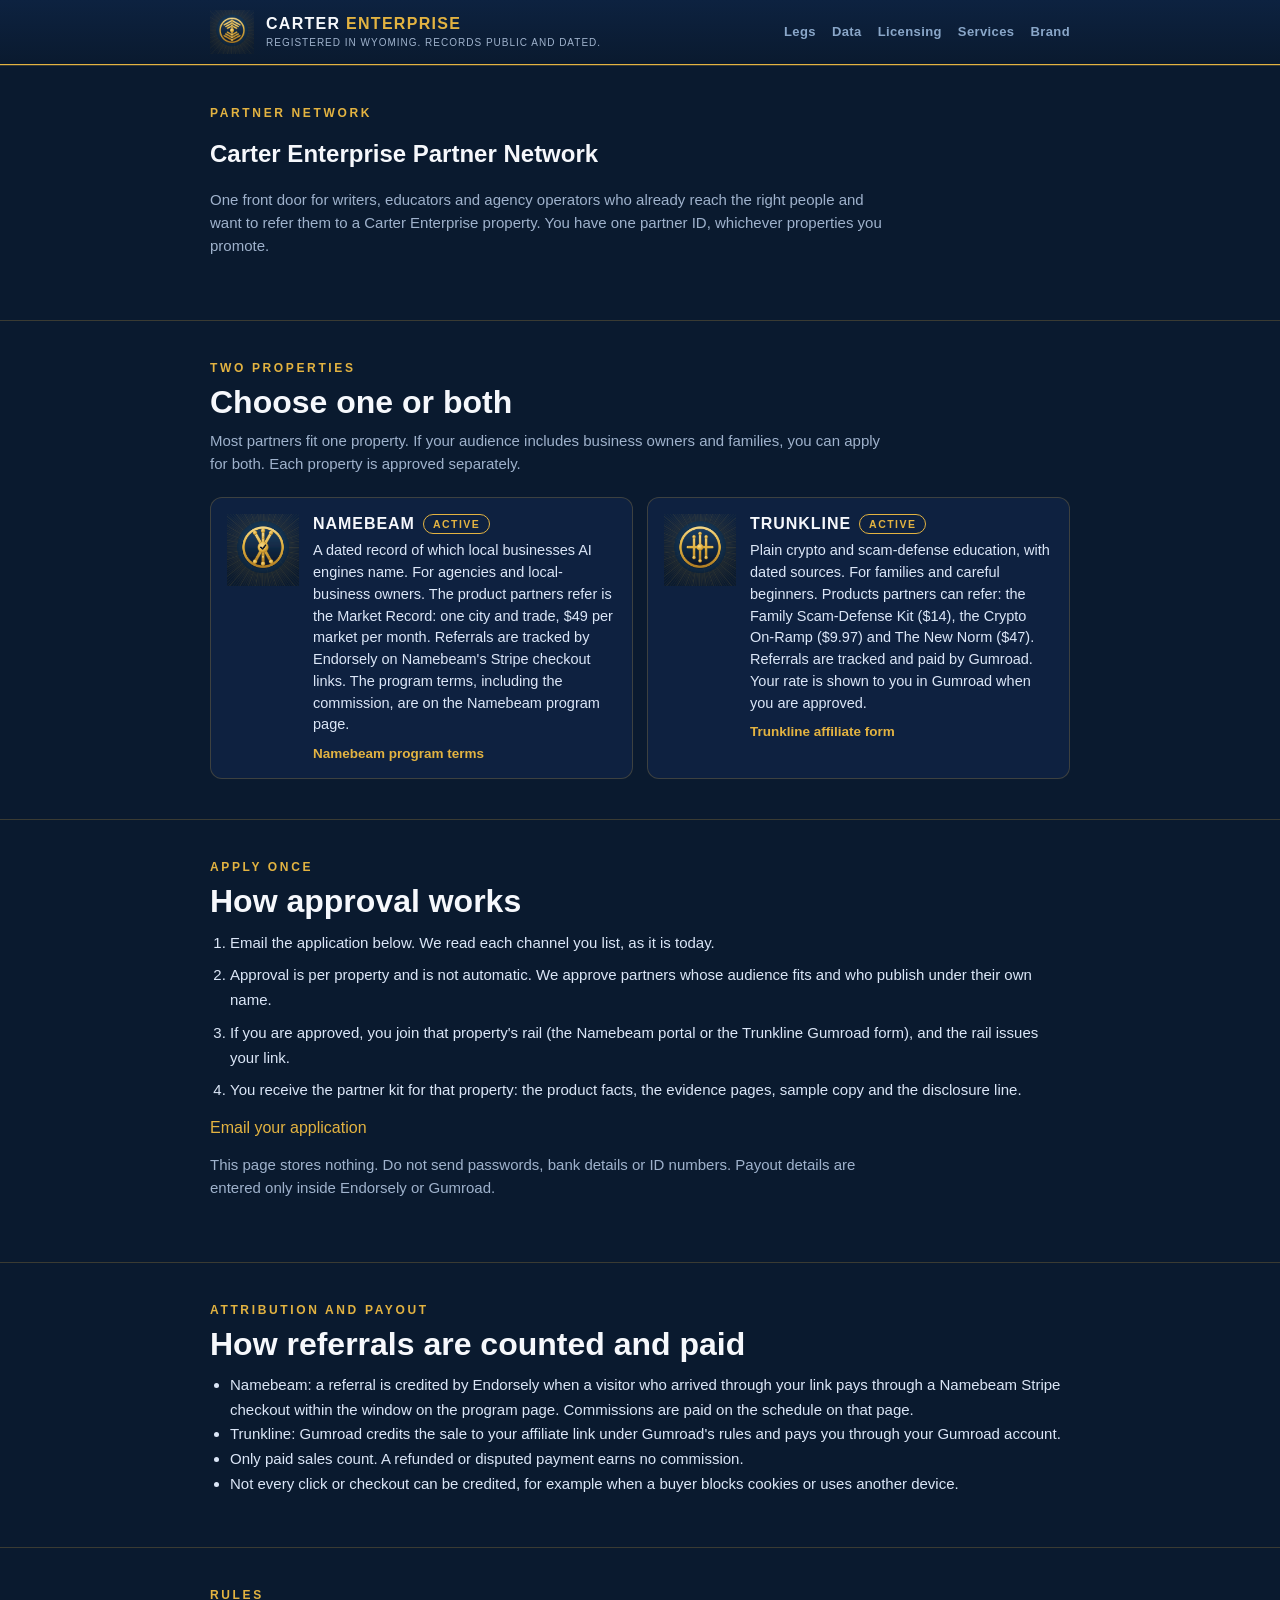
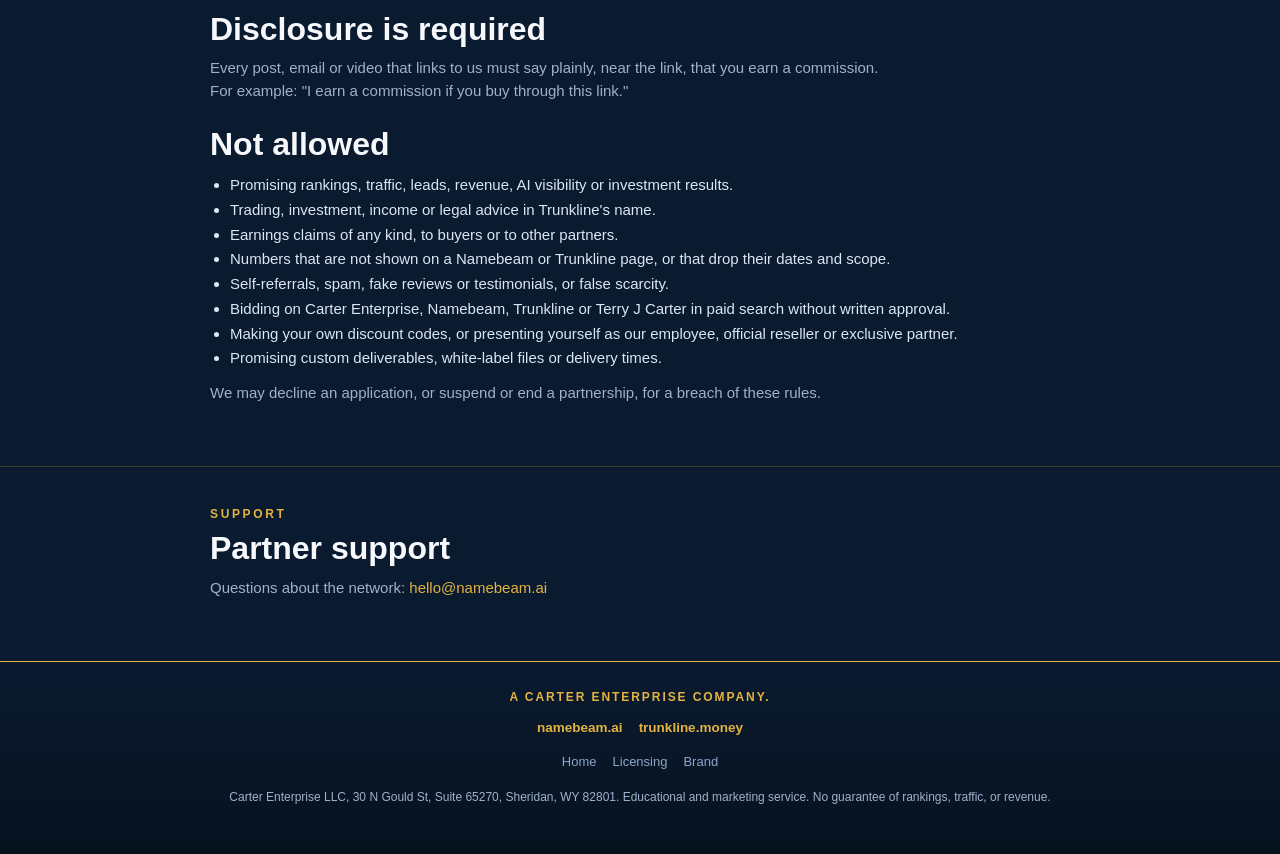
<file: partners/index.html>
<!DOCTYPE html>
<html lang="en">
<head>
<script>if(location.protocol==="http:"&&/(^|\.)carterenterprise\.llc$/.test(location.hostname)){location.replace("https://"+location.host+location.pathname+location.search+location.hash);}</script>
<meta charset="utf-8">
<meta name="viewport" content="width=device-width,initial-scale=1">
<meta name="robots" content="noindex">
<meta name="description" content="The Carter Enterprise Partner Network: one front door for partners who refer buyers to Namebeam or Trunkline.">
<link rel="canonical" href="https://carterenterprise.llc/partners/">
<link rel="icon" type="image/png" href="/assets/brand/256/avatar_carterenterprise_sunburst.png">
<title>Partner Network | Carter Enterprise LLC</title>
<link rel="stylesheet" href="/assets/site.css">
</head>
<body>
<header class="bar"><div class="bar-in"><a class="brand" href="/"><img src="/assets/brand/256/avatar_carterenterprise_sunburst.png" width="44" height="44" alt="Carter Enterprise mark"><span class="bt"><span class="wm">Carter <span class="b">Enterprise</span></span><span class="kick">Registered in Wyoming. Records public and dated.</span></span></a><nav aria-label="Main"><a href="/#legs">Legs</a><a href="/#data">Data</a><a href="/licensing/">Licensing</a><a href="/claude-operations-setup/">Services</a><a href="/brand/">Brand</a></nav></div></header>

<main>
<section id="overview"><div class="wrap">
<div class="sec-eyebrow">PARTNER NETWORK</div>
<h1>Carter Enterprise Partner Network</h1>
<p class="sub">One front door for writers, educators and agency operators who already reach the right people and want to refer them to a Carter Enterprise property. You have one partner ID, whichever properties you promote.</p>
</div></section>

<section id="lanes"><div class="wrap">
<div class="sec-eyebrow">TWO PROPERTIES</div>
<h2>Choose one or both</h2>
<p class="sub">Most partners fit one property. If your audience includes business owners and families, you can apply for both. Each property is approved separately.</p>
<div class="legs-grid">
<div class="leg"><img src="/assets/brand/256/avatar_namebeam_sunburst.png" width="72" height="72" alt="Namebeam mark"><div class="lb"><h3>Namebeam <span class="pill">ACTIVE</span></h3><p>A dated record of which local businesses AI engines name. For agencies and local-business owners. The product partners refer is the Market Record: one city and trade, $49 per market per month. Referrals are tracked by Endorsely on Namebeam's Stripe checkout links. The program terms, including the commission, are on the Namebeam program page.</p><a class="go" href="https://namebeam.ai/affiliates/">Namebeam program terms</a></div></div>
<div class="leg"><img src="/assets/brand/256/avatar_trunkline_sunburst.png" width="72" height="72" alt="Trunkline mark"><div class="lb"><h3>Trunkline <span class="pill">ACTIVE</span></h3><p>Plain crypto and scam-defense education, with dated sources. For families and careful beginners. Products partners can refer: the Family Scam-Defense Kit ($14), the Crypto On-Ramp ($9.97) and The New Norm ($47). Referrals are tracked and paid by Gumroad. Your rate is shown to you in Gumroad when you are approved.</p><a class="go" href="https://terryjcarter7.gumroad.com/affiliates">Trunkline affiliate form</a></div></div>
</div>
</div></section>

<section id="apply"><div class="wrap">
<div class="sec-eyebrow">APPLY ONCE</div>
<h2>How approval works</h2>
<ol class="plain">
<li>Email the application below. We read each channel you list, as it is today.</li>
<li>Approval is per property and is not automatic. We approve partners whose audience fits and who publish under their own name.</li>
<li>If you are approved, you join that property's rail (the Namebeam portal or the Trunkline Gumroad form), and the rail issues your link.</li>
<li>You receive the partner kit for that property: the product facts, the evidence pages, sample copy and the disclosure line.</li>
</ol>
<p><a class="go" href="mailto:hello@namebeam.ai?subject=Carter%20Enterprise%20Partner%20application&amp;body=Name%3A%0AEmail%3A%0AWebsite%20or%20main%20channel%20URL%3A%0AProperty%3A%20Namebeam%2C%20Trunkline%2C%20or%20both%0AWho%20your%20audience%20is%3A%0AHow%20you%20would%20promote%20(newsletter%2C%20blog%2C%20video%2C%20social%2C%20client%20work)%3A%0ACountry%3A%0AI%20will%20disclose%20my%20commission%20clearly%20(yes%2Fno)%3A%0AI%20have%20read%20the%20prohibited%20conduct%20list%20(yes%2Fno)%3A%0A">Email your application</a></p>
<p class="sub">This page stores nothing. Do not send passwords, bank details or ID numbers. Payout details are entered only inside Endorsely or Gumroad.</p>
</div></section>

<section id="attribution"><div class="wrap">
<div class="sec-eyebrow">ATTRIBUTION AND PAYOUT</div>
<h2>How referrals are counted and paid</h2>
<ul class="plain">
<li>Namebeam: a referral is credited by Endorsely when a visitor who arrived through your link pays through a Namebeam Stripe checkout within the window on the program page. Commissions are paid on the schedule on that page.</li>
<li>Trunkline: Gumroad credits the sale to your affiliate link under Gumroad's rules and pays you through your Gumroad account.</li>
<li>Only paid sales count. A refunded or disputed payment earns no commission.</li>
<li>Not every click or checkout can be credited, for example when a buyer blocks cookies or uses another device.</li>
</ul>
</div></section>

<section id="rules"><div class="wrap">
<div class="sec-eyebrow">RULES</div>
<h2>Disclosure is required</h2>
<p class="sub">Every post, email or video that links to us must say plainly, near the link, that you earn a commission. For example: "I earn a commission if you buy through this link."</p>
<h2>Not allowed</h2>
<ul class="plain">
<li>Promising rankings, traffic, leads, revenue, AI visibility or investment results.</li>
<li>Trading, investment, income or legal advice in Trunkline's name.</li>
<li>Earnings claims of any kind, to buyers or to other partners.</li>
<li>Numbers that are not shown on a Namebeam or Trunkline page, or that drop their dates and scope.</li>
<li>Self-referrals, spam, fake reviews or testimonials, or false scarcity.</li>
<li>Bidding on Carter Enterprise, Namebeam, Trunkline or Terry J Carter in paid search without written approval.</li>
<li>Making your own discount codes, or presenting yourself as our employee, official reseller or exclusive partner.</li>
<li>Promising custom deliverables, white-label files or delivery times.</li>
</ul>
<p class="sub">We may decline an application, or suspend or end a partnership, for a breach of these rules.</p>
</div></section>

<section id="contact"><div class="wrap">
<div class="sec-eyebrow">SUPPORT</div>
<h2>Partner support</h2>
<p class="sub">Questions about the network: <a href="mailto:hello@namebeam.ai?subject=Partner%20Network%20question">hello@namebeam.ai</a></p>
</div></section>
</main>

<footer><div class="wrap"><div class="fk">A Carter Enterprise Company.</div>
 <div class="legs"><a href="https://namebeam.ai">namebeam.ai</a><a href="https://trunkline.money">trunkline.money</a></div>
 <div class="fnav"><a href="/">Home</a><a href="/licensing/">Licensing</a><a href="/brand/">Brand</a></div>
 <div class="legal">Carter Enterprise LLC, 30 N Gould St, Suite 65270, Sheridan, WY 82801. Educational and marketing service. No guarantee of rankings, traffic, or revenue.</div></div></footer>
</body>
</html>
</file>
<file: assets/site.css>
/* Carter Enterprise site chrome, 2026-10-27. Tokens: navy #0a1a2f, card #0e2140, text #F6F8FC, gold #E3B341. */
:root{--navy:#0a1a2f;--card:#0e2140;--gold:#E3B341;--gold2:#f0c862;--text:#F6F8FC;--muted:#9fb2cc;--steel:#8aa7c9;--miss:#e0808f;--win:#7ed492;--line:rgba(227,179,65,.22)}
*{box-sizing:border-box}
html,body{margin:0;padding:0;background:var(--navy);color:var(--text);font-family:-apple-system,BlinkMacSystemFont,"Segoe UI",Roboto,Helvetica,Arial,sans-serif;-webkit-font-smoothing:antialiased}
img{max-width:100%;height:auto}
a{color:var(--gold);text-decoration:none}a:hover{color:var(--gold2)}
.wrap{max-width:900px;margin:0 auto;padding:0 20px}

/* Header: sticky, so the hero needs no extra top padding */
header.bar{position:sticky;top:0;z-index:20;background:linear-gradient(180deg,#0d2240,#0a1a2f);border-bottom:1px solid var(--gold)}
.bar-in{display:flex;flex-wrap:wrap;align-items:center;gap:8px 16px;max-width:900px;margin:0 auto;padding:10px 20px}
.bar a.brand{display:flex;align-items:center;gap:12px;color:var(--text);min-width:0}
.bar a.brand img{width:44px;height:44px;flex:0 0 44px;display:block}
.bar .bt{display:block;min-width:0}
.bar .wm{display:block;font-weight:800;letter-spacing:.08em;font-size:16px;line-height:1.1;text-transform:uppercase;color:var(--text)}
.bar .wm .b{color:var(--gold)}
.bar .kick{display:block;color:var(--muted);font-size:10px;letter-spacing:.1em;text-transform:uppercase;margin-top:3px;line-height:1.3}
.bar nav{display:flex;flex-wrap:wrap;gap:2px 16px;margin-left:auto}
.bar nav a{color:var(--steel);font-size:13px;font-weight:600;letter-spacing:.03em;line-height:2}
.bar nav a:hover,.bar nav a:focus{color:var(--gold)}
@media(max-width:640px){.bar nav{margin-left:0;width:100%;gap:0 14px}}

/* Hero sunburst: rules copied verbatim from the Namebeam canon (namebeam-site/index.html, Carter Site Kit 2026-07-26) */
.ce-hero{position:relative;text-align:center;padding:34px 16px 10px;overflow:hidden}
.ce-rays{position:absolute;left:50%;top:46%;width:240vmax;height:240vmax;margin:-120vmax 0 0 -120vmax;z-index:-1;background:repeating-conic-gradient(from 0deg,rgba(227,179,65,.16) 0deg 1.2deg,transparent 1.2deg 10deg),repeating-conic-gradient(from 5deg,rgba(227,179,65,.07) 0deg .7deg,transparent .7deg 2.5deg),radial-gradient(circle at 50% 50%, rgba(227,179,65,.20), transparent 30%);animation:ce-spin 240s linear infinite}
@keyframes ce-spin{to{transform:rotate(360deg)}}
@media(prefers-reduced-motion:reduce){.ce-rays{animation:none}}

.hero-in{position:relative;max-width:760px;margin:0 auto;padding:18px 0 34px}
.tile{display:inline-block;background:var(--navy);border:1px solid var(--line);border-radius:28px;padding:8px;box-shadow:0 18px 40px rgba(0,0,0,.55);margin-bottom:18px}
.tile img{display:block;width:160px;height:160px}
.eyebrow{color:var(--gold);letter-spacing:.24em;text-transform:uppercase;font-size:12px;font-weight:800}
.hero-in h1{font-size:clamp(1.9rem,6.4vw,2.9rem);margin:14px auto 10px;line-height:1.14}
.hero-in h1 .g{color:var(--gold)}
.hero-in p.lede{max-width:640px;margin:14px auto 0;color:#dbe6f7;font-size:17px;line-height:1.55}

section{padding:40px 0;border-top:1px solid var(--line)}
.sec-eyebrow{color:var(--gold);letter-spacing:.22em;text-transform:uppercase;font-size:12px;font-weight:800;margin-bottom:8px}
h2{font-size:clamp(1.45rem,4.6vw,2rem);margin:0 0 8px;line-height:1.2}
.sub{color:var(--muted);font-size:15px;line-height:1.55;max-width:680px;margin:0 0 22px}
.method{color:var(--muted);font-size:13px;line-height:1.65}.method b{color:var(--text)}
.dt{white-space:nowrap}
.stamp{color:var(--muted);font-size:12.5px;margin:10px 0 0}

/* Legs */
.avrow{display:flex;flex-wrap:wrap;gap:10px;margin:0 0 20px}
.avrow a{display:block;line-height:0}
.avrow img{width:48px;height:48px;display:block}
.legs-grid{display:grid;grid-template-columns:1fr;gap:14px}
@media(min-width:700px){.legs-grid{grid-template-columns:1fr 1fr}}
.leg{background:var(--card);border:1px solid var(--line);border-radius:12px;padding:16px;display:flex;gap:14px;align-items:flex-start}
.leg img{width:72px;height:72px;flex:0 0 72px;display:block}
.leg .lb{min-width:0}
.leg h3{margin:0 0 6px;font-size:1rem;letter-spacing:.06em;text-transform:uppercase;display:flex;flex-wrap:wrap;align-items:center;gap:8px}
.leg p{margin:0 0 8px;color:#dbe6f7;font-size:14.5px;line-height:1.5}
.leg a.go{font-weight:700;font-size:13.5px;word-break:break-all}
.pill{display:inline-block;font-size:10.5px;font-weight:800;letter-spacing:.14em;padding:3px 9px;border-radius:999px;border:1px solid var(--gold);color:var(--gold)}
.pill.parked{border-color:var(--steel);color:var(--steel)}

/* Numbers */
.nums{display:grid;grid-template-columns:1fr 1fr;gap:12px}
@media(min-width:700px){.nums{grid-template-columns:repeat(4,1fr)}}
.num{display:block;background:var(--card);border:1px solid var(--line);border-radius:12px;padding:16px 14px;min-width:0}
.num:hover{border-color:var(--gold)}
.num .n{display:block;font-size:26px;font-weight:800;color:var(--gold);line-height:1.15;overflow-wrap:anywhere}
.num .n.doi{font-size:15px;padding-top:6px}
.num .l{display:block;color:var(--text);font-size:13px;margin-top:4px}
.num .d{display:block;color:var(--muted);font-size:11.5px;margin-top:6px;line-height:1.4}

/* Zeros */
.standing{display:flex;gap:14px;flex-wrap:wrap;margin:0 0 6px}
.stat{background:var(--card);border:1px solid var(--line);border-radius:12px;padding:16px 22px;min-width:150px}
.stat .n{font-size:30px;font-weight:800;color:var(--miss)}.stat .l{color:var(--muted);font-size:12.5px;letter-spacing:.04em;margin-top:2px}

/* Lists, cite, tables */
.link-list{list-style:none;padding:0;margin:12px 0}
.link-list li{margin:10px 0;line-height:1.5;overflow-wrap:anywhere}
.cite{background:var(--card);border:1px solid var(--line);border-radius:12px;padding:16px;font-size:14.5px;line-height:1.6;color:#dbe6f7;overflow-wrap:anywhere}
table{width:100%;border-collapse:collapse;margin:16px 0}
table td{padding:12px 0;border-bottom:1px solid var(--line)}
table td:first-child{font-weight:700;color:var(--gold)}

/* Offers (licensing, services) */
.opt{background:var(--card);border:1px solid var(--line);border-radius:12px;padding:20px 22px;margin:16px 0}.opt h3{margin:0 0 4px;font-size:1.15rem}.opt .price{color:var(--gold);font-weight:800;font-size:1.6rem;margin:4px 0 10px}.opt p{margin:8px 0;line-height:1.55;font-size:15px;color:#dbe6f7}.opt a.buy{display:inline-block;background:var(--gold);color:var(--navy);font-weight:800;padding:10px 18px;border-radius:8px;font-size:14px;margin-top:8px}.opt a.buy:hover{color:var(--navy);background:var(--gold2)}
ul.plain,ol.plain{margin:10px 0;padding-left:20px;line-height:1.65;font-size:15px;color:#dbe6f7}ol.plain li{margin:8px 0}
code{font-family:ui-monospace,SFMono-Regular,Menlo,Consolas,monospace;font-size:.92em;color:var(--gold2);word-break:break-all}
.sub,.method,ul.plain li,ol.plain li{overflow-wrap:anywhere}

/* Brand page */
.marks{display:grid;grid-template-columns:repeat(auto-fill,minmax(190px,1fr));gap:14px}
.mark{background:var(--card);border:1px solid var(--line);border-radius:12px;padding:16px;text-align:center}
.mark img{width:160px;height:160px;display:block;margin:0 auto 10px}
.mark .mn{font-weight:800;letter-spacing:.06em;text-transform:uppercase;font-size:13px}
.mark a{display:block;font-size:12px;margin-top:6px;overflow-wrap:anywhere}
.swatches{display:grid;grid-template-columns:repeat(auto-fill,minmax(150px,1fr));gap:12px}
.sw{border:1px solid var(--line);border-radius:12px;overflow:hidden;background:var(--card)}
.sw .chip{height:64px;border-bottom:1px solid var(--line)}
.sw .sl{padding:10px 12px;font-size:13px}.sw .sl b{display:block}.sw .sl span{color:var(--muted);font-family:ui-monospace,SFMono-Regular,Menlo,Consolas,monospace}
.rule{font-size:clamp(1.2rem,4.5vw,1.6rem);font-weight:800;color:var(--gold);margin:0 0 10px}

/* Footer */
footer{border-top:1px solid var(--gold);background:linear-gradient(0deg,#07121f 0%,#0a1a2f 100%);padding:28px 0 48px;text-align:center}
footer .fk{color:var(--gold);letter-spacing:.16em;text-transform:uppercase;font-size:12px;font-weight:800;margin-bottom:10px}
footer .legs a{color:var(--gold);font-weight:700;font-size:13.5px;margin:0 8px;line-height:2.1;display:inline-block}
footer .fnav{margin-top:6px}
footer .fnav a{color:var(--steel);font-size:13px;margin:0 8px;line-height:2.1;display:inline-block}
footer .fnav a:hover{color:var(--gold)}
footer .legal{color:var(--muted);font-size:12px;margin-top:12px;line-height:1.55}
</file>
